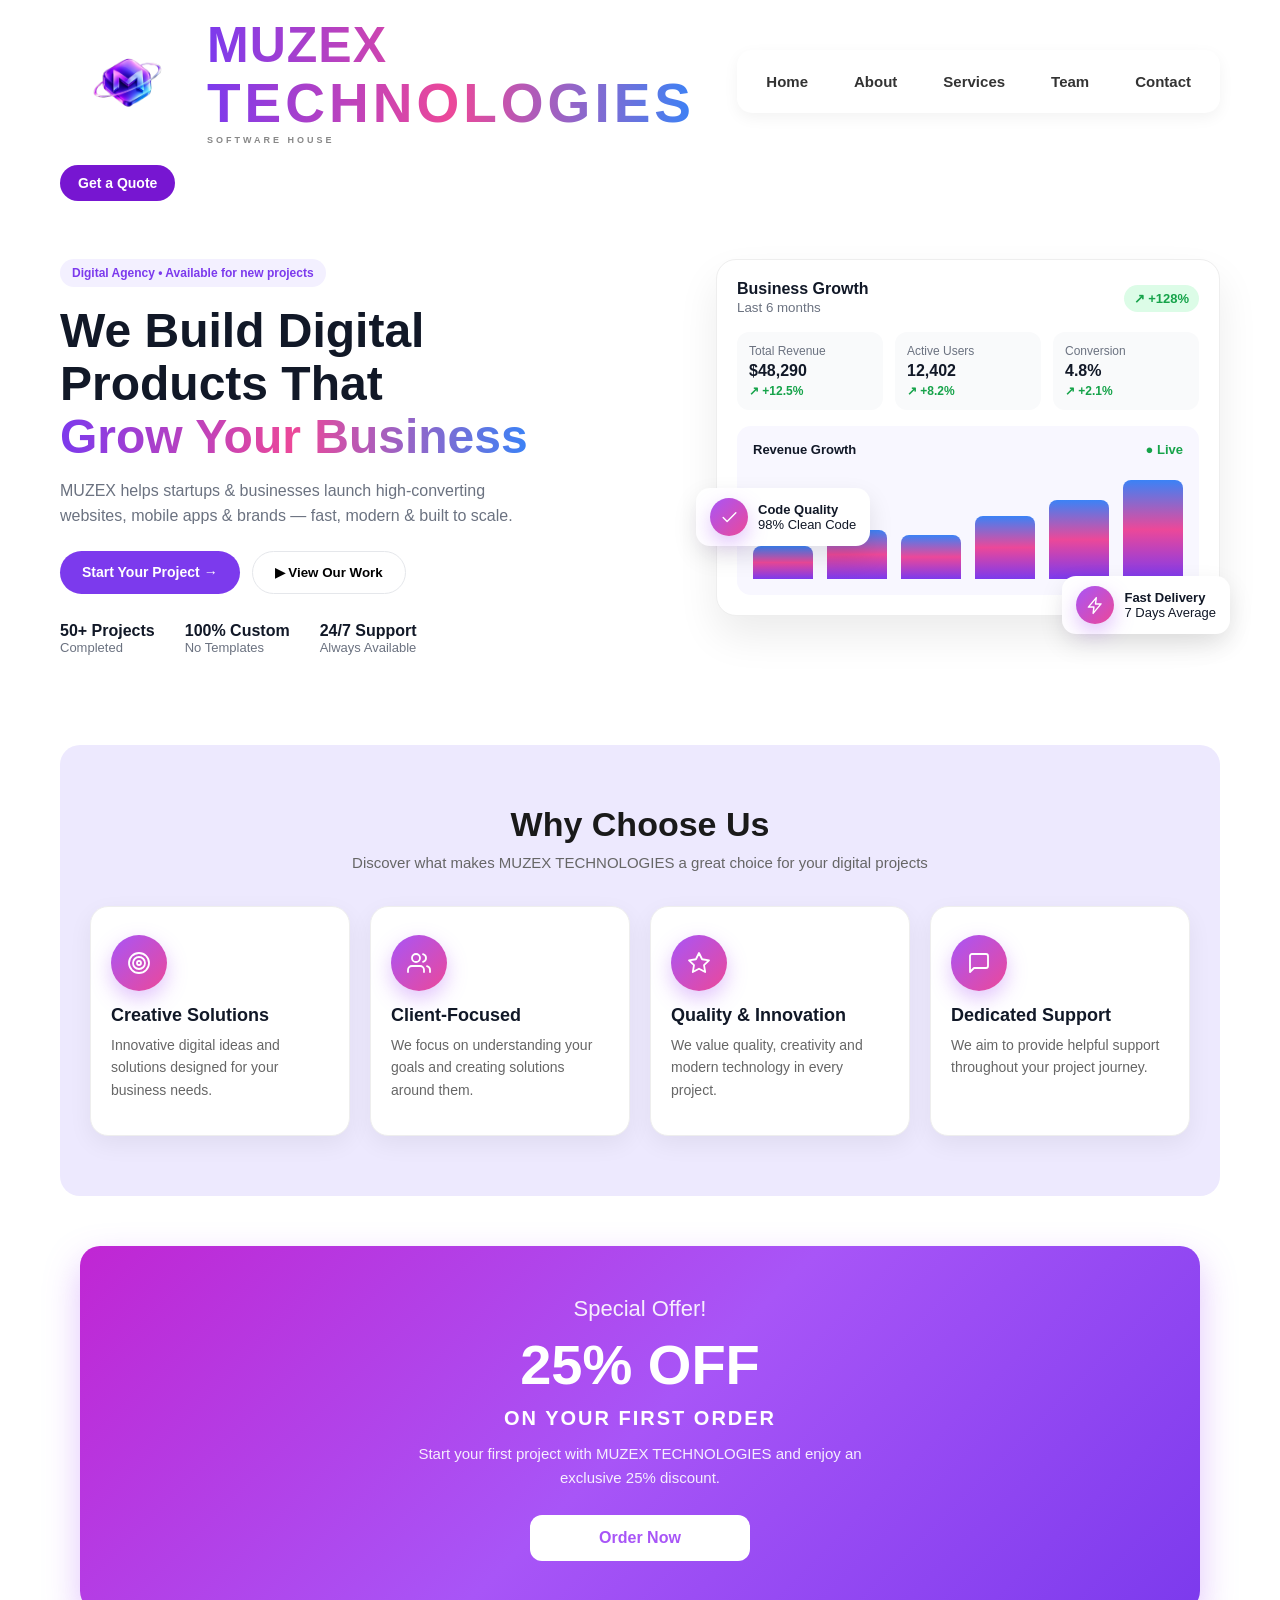
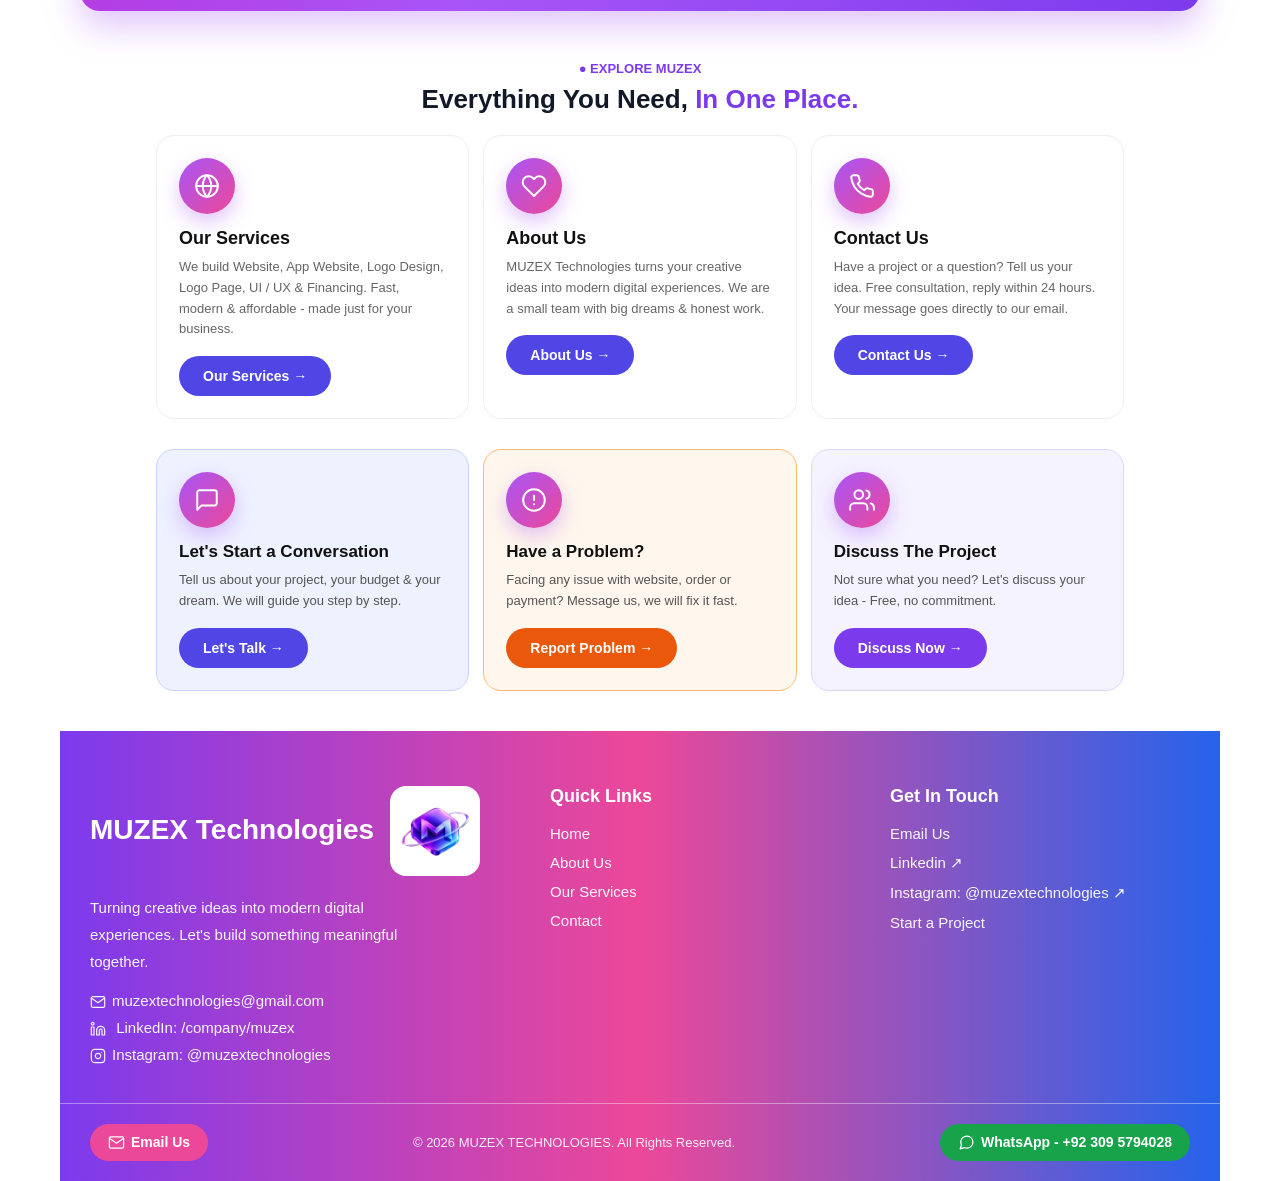
<file: index.html>
<!DOCTYPE html>
<html lang="en">
<head>
<meta charset="UTF-8">
  <meta name="google-site-verification" content="s0hdBvTxllTajtGNhiQynW51oCO5QD-DV16cYWiF2tQ" />
<meta name="viewport" content="width=device-width, initial-scale=1.0">
<title>MUZEX TECHNOLOGIES - We Build Digital Products</title>
<meta name="description" content="MUZEX TECHNOLOGIES - We build fast, modern websites, mobile apps, logos & UI/UX designs. 25% OFF on first order.">
<link rel="stylesheet" href="style.css">
<style>
/* MOBILE NAVBAR FIX - MUZEX */
@media (max-width: 768px){
  header{
    display:flex !important;
    flex-direction:row !important;
    align-items:center !important;
    justify-content:space-between !important;
    flex-wrap:nowrap !important;
    gap:8px !important;
    padding:12px 14px !important;
    position:relative !important;
  }
  header .logo{
    flex:0 0 auto !important;
    margin-right:auto !important;
    display:flex !important;
    align-items:center !important;
    gap:8px !important;
  }
  header .logo img{
    width:55px !important;
    height:55px !important;
    object-fit:contain !important;
  }
  header .logo-text{
    display:flex !important;
    flex-direction:column !important;
    line-height:1.1 !important;
  }
  header .menu-btn{
    display:flex !important;
    align-items:center !important;
    justify-content:center !important;
    width:44px !important; height:44px !important;
    min-width:44px !important;
    margin-left:auto !important;
    background:#7C3AED !important; color:#fff !important;
    border:none !important; border-radius:12px !important;
    font-size:22px !important; cursor:pointer !important;
    order:2 !important;
  }
  header .btn-top{
    display:none !important;
  }
  header nav{
    display:none !important;
    position:absolute !important;
    top:100% !important; left:12px !important; right:12px !important;
    background:#fff !important;
    flex-direction:column !important;
    padding:12px !important; gap:4px !important;
    border-radius:16px !important;
    box-shadow:0 10px 30px rgba(0,0,0,.15) !important;
    z-index:99 !important;
  }
  header nav.open, header nav.active, header nav.show{
    display:flex !important;
  }
  header nav a{
    display:block !important; padding:12px !important;
    text-align:center !important; font-size:16px !important;
  }
}
@media (max-width: 768px){
  .logo img, .header .logo img, .navbar .logo img, .nav-logo img{
    width:55px !important;
    height:55px !important;
    max-width:none !important;
  }
  .logo, .header .logo, .navbar .logo{
    font-size:22px !important;
  }
  .logo span{
    font-size:22px !important;
  }
}
</style>
<style>
/* SARY ICONS - SAME STYLE Jaisa About/Services/Blog me hai */
.icon-box, .explore-icon, .talk-icon{
  width:56px !important; height:56px !important;
  min-width:56px !important; min-height:56px !important;
  background: linear-gradient(135deg,#A855F7,#EC4899) !important;
  border-radius:50% !important;
  display:flex !important; align-items:center !important; justify-content:center !important;
  color:#fff !important; font-size:1px !important; box-shadow:0 8px 20px rgba(168,85,247,.35) !important;
  margin-bottom:14px !important; padding:0 !important;
}
.icon-box svg, .explore-icon svg, .talk-icon svg{ width:26px !important; height:26px !important; stroke:#fff !important; fill:none !important; stroke-width:1.8 !important; stroke-linecap:round !important; stroke-linejoin:round !important; }
.icon-box.small{ width:38px !important; height:38px !important; min-width:38px !important; min-height:38px !important; margin-bottom:0 !important; }
.icon-box.small svg{ width:19px !important; height:19px !important; }
.footer-ico{ display:inline-flex; vertical-align:middle; margin-right:6px; }
.footer-ico svg{ width:16px; height:16px; stroke:#fff; fill:none; stroke-width:1.8; stroke-linecap:round; stroke-linejoin:round; }
.btn-email, .btn-whatsapp{ display:inline-flex !important; align-items:center !important; gap:6px !important; }
.btn-email svg, .btn-whatsapp svg{ width:17px; height:17px; stroke:#fff; fill:none; stroke-width:1.8; stroke-linecap:round; stroke-linejoin:round; }
@media (max-width: 768px){
  .hero, .hero-section, .hero-container{
    flex-direction: column !important;
    display: flex !important;
  }
  .hero-text, .hero-left, .hero-content{
    order: 1 !important;
  }
  .hero-visual, .dashboard, .hero-right{
    position: relative !important;
    display: block !important;
    width: 100% !important;
    max-width: 100% !important;
    margin: 20px 0 20px 0 !important;
    left: 0 !important;
    right: 0 !important;
    transform: none !important;
    overflow: visible !important;
    order: 2 !important;
  }
  .hero-buttons, .buttons, .cta-buttons, .btn-group{
    order: 3 !important;
    display: flex !important;
    flex-direction: column !important;
    gap: 12px !important;
    width: 100% !important;
  }
  .hero-stats, .stats{
    order: 4 !important;
  }
  body{ overflow-x: hidden !important; }
}
</style>
</head>
<body>
<div class="container">
<header>
<a href="index.html" class="logo"><img src="muzex-logo.png" alt="MUZEX"><div class="logo-text"><span class="logo-main">MUZEX</span><span class="logo-sub">TECHNOLOGIES</span><span class="logo-tag">SOFTWARE HOUSE</span></div></a>
<button class="menu-btn" id="menuBtn">☰</button>
<nav id="mainNav">
<a href="index.html"><span>Home</span></a>
<a href="about.html"><span>About</span></a>
<a href="services.html"><span>Services</span></a>
  <a href="team.html"><span>Team</span></a>
<a href="contact.html"><span>Contact</span></a>
</nav>
<a href="contact.html" class="btn-top">Get a Quote</a>
</header>

<!-- HOME HERO -->
<section id="home" class="hero">
<div class="hero-left">
<span class="badge">Digital Agency • Available for new projects</span>
<h1>We Build Digital<br> Products That <span><br>Grow Your Business</span></h1>
<p>MUZEX helps startups & businesses launch high-converting websites, mobile apps & brands — fast, modern & built to scale.</p>
<div class="hero-btns">
<a href="contact.html" class="btn-purple">Start Your Project →</a>
<button class="btn-white" onclick="window.location.href='services.html'">▶ View Our Work</button>
</div>
<div class="stats">
<div><b>50+ Projects</b><span>Completed</span></div>
<div><b>100% Custom</b><span>No Templates</span></div>
<div><b>24/7 Support</b><span>Always Available</span></div>
</div>
</div>
<div class="hero-right">
<div class="dashboard">
<div class="dash-top"><div><b>Business Growth</b><br><small>Last 6 months</small></div><span class="growth">↗ +128%</span></div>
<div class="dash-cards">
<div class="mini-card"><p>Total Revenue</p><b>$48,290</b><p class="up">↗ +12.5%</p></div>
<div class="mini-card"><p>Active Users</p><b>12,402</b><p class="up">↗ +8.2%</p></div>
<div class="mini-card"><p>Conversion</p><b>4.8%</b><p class="up">↗ +2.1%</p></div>
</div>
<div class="chart"><div class="chart-label"><span>Revenue Growth</span><span class="live">● Live</span></div>
<div class="bars"><div class="bar" style="height:30%"></div><div class="bar" style="height:45%"></div><div class="bar" style="height:40%"></div><div class="bar" style="height:58%"></div><div class="bar" style="height:72%"></div><div class="bar" style="height:90%"></div></div></div>
</div>
<div class="float-card float-left"><span class="icon-box small"><svg viewBox="0 0 24 24"><path d="M20 6L9 17l-5-5"/></svg></span><div><b>Code Quality</b><span>98% Clean Code</span></div></div>
<div class="float-card float-right"><span class="icon-box small"><svg viewBox="0 0 24 24"><path d="M13 2L3 14h7l-1 8 10-12h-7l1-8z"/></svg></span><div><b>Fast Delivery</b><span>7 Days Average</span></div></div>
</div>
</section>

<!-- WHY US -->
<div class="section features" id="why">
    <h2>Why Choose Us</h2>
    <p>Discover what makes MUZEX TECHNOLOGIES a great choice for your digital projects</p>
    <div class="cards">
        <div class="feature-card pink"><div class="icon-box"><svg viewBox="0 0 24 24"><circle cx="12" cy="12" r="10"/><circle cx="12" cy="12" r="6"/><circle cx="12" cy="12" r="2"/></svg></div><h3>Creative Solutions</h3><p>Innovative digital ideas and solutions designed for your business needs.</p></div>
        <div class="feature-card purple"><div class="icon-box"><svg viewBox="0 0 24 24"><path d="M17 21v-2a4 4 0 0 0-4-4H5a4 4 0 0 0-4 4v2"/><circle cx="9" cy="7" r="4"/><path d="M23 21v-2a4 4 0 0 0-3-3.87"/><path d="M16 3.13a4 4 0 0 1 0 7.75"/></svg></div><h3>Client-Focused</h3><p>We focus on understanding your goals and creating solutions around them.</p></div>
        <div class="feature-card pink"><div class="icon-box"><svg viewBox="0 0 24 24"><path d="M12 2l3.09 6.26L22 9.27l-5 4.87 1.18 6.88L12 17.77l-6.18 3.25L7 14.14 2 9.27l6.91-1.01L12 2z"/></svg></div><h3>Quality & Innovation</h3><p>We value quality, creativity and modern technology in every project.</p></div>
        <div class="feature-card purple"><div class="icon-box"><svg viewBox="0 0 24 24"><path d="M21 15a2 2 0 0 1-2 2H7l-4 4V5a2 2 0 0 1 2-2h14a2 2 0 0 1 2 2z"/></svg></div><h3>Dedicated Support</h3><p>We aim to provide helpful support throughout your project journey.</p></div>
    </div>
</div>

<!-- OFFER -->
<div class="discount-section" id="offer"><div class="discount-box"><h2>Special Offer!</h2><div class="discount-number">25% OFF</div><h3>ON YOUR FIRST ORDER</h3><p>Start your first project with MUZEX TECHNOLOGIES and enjoy an exclusive 25% discount.</p><a href="contact.html" class="pbtn">Order Now</a></div></div>

<!-- EXPLORE MUZEX -->
<div style="max-width:1000px;margin:30px auto;padding:0 16px;text-align:center;">
  <div style="color:#7C3AED;font-weight:700;font-size:13px;">● EXPLORE MUZEX</div>
  <h2 style="font-size:26px;margin:8px 0 20px;">Everything You Need, <span style="color:#7C3AED;">In One Place.</span></h2>
  <div style="display:flex;gap:14px;flex-wrap:wrap;justify-content:center;text-align:left;">
    <div style="flex:1;min-width:260px;max-width:320px;background:#fff;border:1px solid #eee;border-radius:18px;padding:22px;">
      <div class="explore-icon"><svg viewBox="0 0 24 24"><circle cx="12" cy="12" r="10"/><path d="M2 12h20"/><path d="M12 2a15.3 15.3 0 0 1 4 10 15.3 15.3 0 0 1-4 10 15.3 15.3 0 0 1-4-10 15.3 15.3 0 0 1 4-10z"/></svg></div>
      <b style="font-size:18px;color:#111;">Our Services</b>
      <p style="color:#666;font-size:13px;margin:8px 0 16px;line-height:1.6;">We build Website, App Website, Logo Design, Logo Page, UI / UX & Financing. Fast, modern & affordable - made just for your business.</p>
      <a href="services.html" style="display:inline-block;background:#4F46E5;color:#fff;padding:12px 24px;border-radius:30px;text-decoration:none;font-weight:700;font-size:14px;">Our Services →</a>
    </div>
    <div style="flex:1;min-width:260px;max-width:320px;background:#fff;border:1px solid #eee;border-radius:18px;padding:22px;">
      <div class="explore-icon"><svg viewBox="0 0 24 24"><path d="M20.84 4.61a5.5 5.5 0 0 0-7.78 0L12 5.67l-1.06-1.06a5.5 5.5 0 0 0-7.78 7.78l1.06 1.06L12 21.23l7.78-7.78 1.06-1.06a5.5 5.5 0 0 0 0-7.78z"/></svg></div>
      <b style="font-size:18px;color:#111;">About Us</b>
      <p style="color:#666;font-size:13px;margin:8px 0 16px;line-height:1.6;">MUZEX Technologies turns your creative ideas into modern digital experiences. We are a small team with big dreams & honest work.</p>
      <a href="about.html" style="display:inline-block;background:#4F46E5;color:#fff;padding:12px 24px;border-radius:30px;text-decoration:none;font-weight:700;font-size:14px;">About Us →</a>
    </div>
    <div style="flex:1;min-width:260px;max-width:320px;background:#fff;border:1px solid #eee;border-radius:18px;padding:22px;">
      <div class="explore-icon"><svg viewBox="0 0 24 24"><path d="M22 16.92v3a2 2 0 0 1-2.18 2 19.79 19.79 0 0 1-8.63-3.07 19.5 19.5 0 0 1-6-6 19.79 19.79 0 0 1-3.07-8.67A2 2 0 0 1 4.11 2h3a2 2 0 0 1 2 1.72c.127.96.361 1.903.7 2.81a2 2 0 0 1-.45 2.11L8.09 9.91a16 16 0 0 0 6 6l1.27-1.27a2 2 0 0 1 2.11-.45c.907.339 1.85.573 2.81.7A2 2 0 0 1 22 16.92z"/></svg></div>
      <b style="font-size:18px;color:#111;">Contact Us</b>
      <p style="color:#666;font-size:13px;margin:8px 0 16px;line-height:1.6;">Have a project or a question? Tell us your idea. Free consultation, reply within 24 hours. Your message goes directly to our email.</p>
      <a href="contact.html#contact-info" style="display:inline-block;background:#4F46E5;color:#fff;padding:12px 24px;border-radius:30px;text-decoration:none;font-weight:700;font-size:14px;">Contact Us →</a>
    </div>
  </div>
</div>

<!-- Conversation / Problem / Discuss -->
<div style="max-width:1000px;margin:20px auto 40px;padding:0 16px;display:flex;gap:14px;flex-wrap:wrap;justify-content:center;text-align:left;">
  <div style="flex:1;min-width:260px;max-width:320px;background:#EEF2FF;border:1px solid #C7D2FE;border-radius:18px;padding:22px;">
    <div class="talk-icon"><svg viewBox="0 0 24 24"><path d="M21 15a2 2 0 0 1-2 2H7l-4 4V5a2 2 0 0 1 2-2h14a2 2 0 0 1 2 2z"/></svg></div>
    <b style="font-size:17px;color:#111;">Let's Start a Conversation</b>
    <p style="color:#555;font-size:13px;margin:8px 0 16px;line-height:1.6;">Tell us about your project, your budget & your dream. We will guide you step by step.</p>
    <a href="contact.html#order" style="display:inline-block;background:#4F46E5;color:#fff;padding:12px 24px;border-radius:30px;text-decoration:none;font-weight:700;font-size:14px;">Let's Talk →</a>
  </div>
  <div style="flex:1;min-width:260px;max-width:320px;background:#FFF7ED;border:1px solid #FDBA74;border-radius:18px;padding:22px;">
    <div class="talk-icon"><svg viewBox="0 0 24 24"><circle cx="12" cy="12" r="10"/><path d="M12 8v4"/><path d="M12 16h.01"/></svg></div>
    <b style="font-size:17px;color:#111;">Have a Problem?</b>
    <p style="color:#555;font-size:13px;margin:8px 0 16px;line-height:1.6;">Facing any issue with website, order or payment? Message us, we will fix it fast.</p>
    <a href="contact.html#problem" style="display:inline-block;background:#EA580C;color:#fff;padding:12px 24px;border-radius:30px;text-decoration:none;font-weight:700;font-size:14px;">Report Problem →</a>
  </div>
  <div style="flex:1;min-width:260px;max-width:320px;background:#F5F3FF;border:1px solid #DDD6FE;border-radius:18px;padding:22px;">
    <div class="talk-icon"><svg viewBox="0 0 24 24"><path d="M17 21v-2a4 4 0 0 0-4-4H5a4 4 0 0 0-4 4v2"/><circle cx="9" cy="7" r="4"/><path d="M23 21v-2a4 4 0 0 0-3-3.87"/><path d="M16 3.13a4 4 0 0 1 0 7.75"/></svg></div>
    <b style="font-size:17px;color:#111;">Discuss The Project</b>
    <p style="color:#555;font-size:13px;margin:8px 0 16px;line-height:1.6;">Not sure what you need? Let's discuss your idea - Free, no commitment.</p>
    <a href="contact.html#discuss" style="display:inline-block;background:#7C3AED;color:#fff;padding:12px 24px;border-radius:30px;text-decoration:none;font-weight:700;font-size:14px;">Discuss Now →</a>
  </div>
</div>

<footer class="footer">
  <div class="footer-main">
    <div class="footer-left"><div class="footer-logo-row"><h2>MUZEX Technologies</h2><img src="muzex-logo.png" alt="MUZEX"></div><p>Turning creative ideas into modern digital<br>experiences. Let's build something meaningful<br>together.</p><p style="margin-top:12px;"><span class="footer-ico"><svg viewBox="0 0 24 24"><path d="M4 4h16c1.1 0 2 .9 2 2v12c0 1.1-.9 2-2 2H4c-1.1 0-2-.9-2-2V6c0-1.1.9-2 2-2z"/><path d="M22 6l-10 7L2 6"/></svg></span><a href="mailto:muzextechnologies@gmail.com" style="color:#fff; text-decoration:none;">muzextechnologies@gmail.com</a><br><span class="footer-ico"><svg viewBox="0 0 24 24"><path d="M16 8a6 6 0 0 1 6 6v7h-4v-7a2 2 0 0 0-2-2 2 2 0 0 0-2 2v7h-4v-7a6 6 0 0 1 6-6z"/><rect x="2" y="9" width="4" height="12"/><circle cx="4" cy="4" r="2"/></svg></span> LinkedIn: /company/muzex<br><span class="footer-ico"><svg viewBox="0 0 24 24"><rect x="2" y="2" width="20" height="20" rx="5" ry="5"/><path d="M16 11.37A4 4 0 1 1 12.63 8 4 4 0 0 1 16 11.37z"/><line x1="17.5" y1="6.5" x2="17.51" y2="6.5"/></svg></span><a href="https://www.instagram.com/muzextechnologies" target="_blank" style="color:#fff; text-decoration:none;">Instagram: @muzextechnologies</a></p></div>
    <div class="footer-links"><h3>Quick Links</h3><a href="index.html">Home</a><a href="about.html">About Us</a><a href="services.html">Our Services</a><a href="contact.html">Contact</a></div>
    <div class="footer-contact"><h3>Get In Touch</h3><a href="mailto:muzextechnologies@gmail.com">Email Us</a><a href="https://linkedin.com" target="_blank">Linkedin ↗</a><a href="https://www.instagram.com/muzextechnologies" target="_blank">Instagram: @muzextechnologies ↗</a><a href="contact.html">Start a Project</a></div>
  </div>
  <div class="footer-bottom"><a href="mailto:muzextechnologies@gmail.com" class="btn-email"><svg viewBox="0 0 24 24"><path d="M4 4h16c1.1 0 2 .9 2 2v12c0 1.1-.9 2-2 2H4c-1.1 0-2-.9-2-2V6c0-1.1.9-2 2-2z"/><path d="M22 6l-10 7L2 6"/></svg> Email Us</a><p>© 2026 MUZEX TECHNOLOGIES. All Rights Reserved.</p><a href="https://wa.me/923095794028" target="_blank" class="btn-whatsapp"><svg viewBox="0 0 24 24"><path d="M21 11.5a8.38 8.38 0 0 1-.9 3.8 8.5 8.5 0 0 1-7.6 4.7 8.38 8.38 0 0 1-3.8-.9L3 21l1.9-5.7a8.38 8.38 0 0 1-.9-3.8 8.5 8.5 0 0 1 4.7-7.6 8.38 8.38 0 0 1 3.8-.9h.5a8.48 8.48 0 0 1 8 8v.5z"/></svg> WhatsApp - +92 309 5794028</a></div>
</footer>
</div>
<script src="script.js"></script>
</body>
</html>
</file>
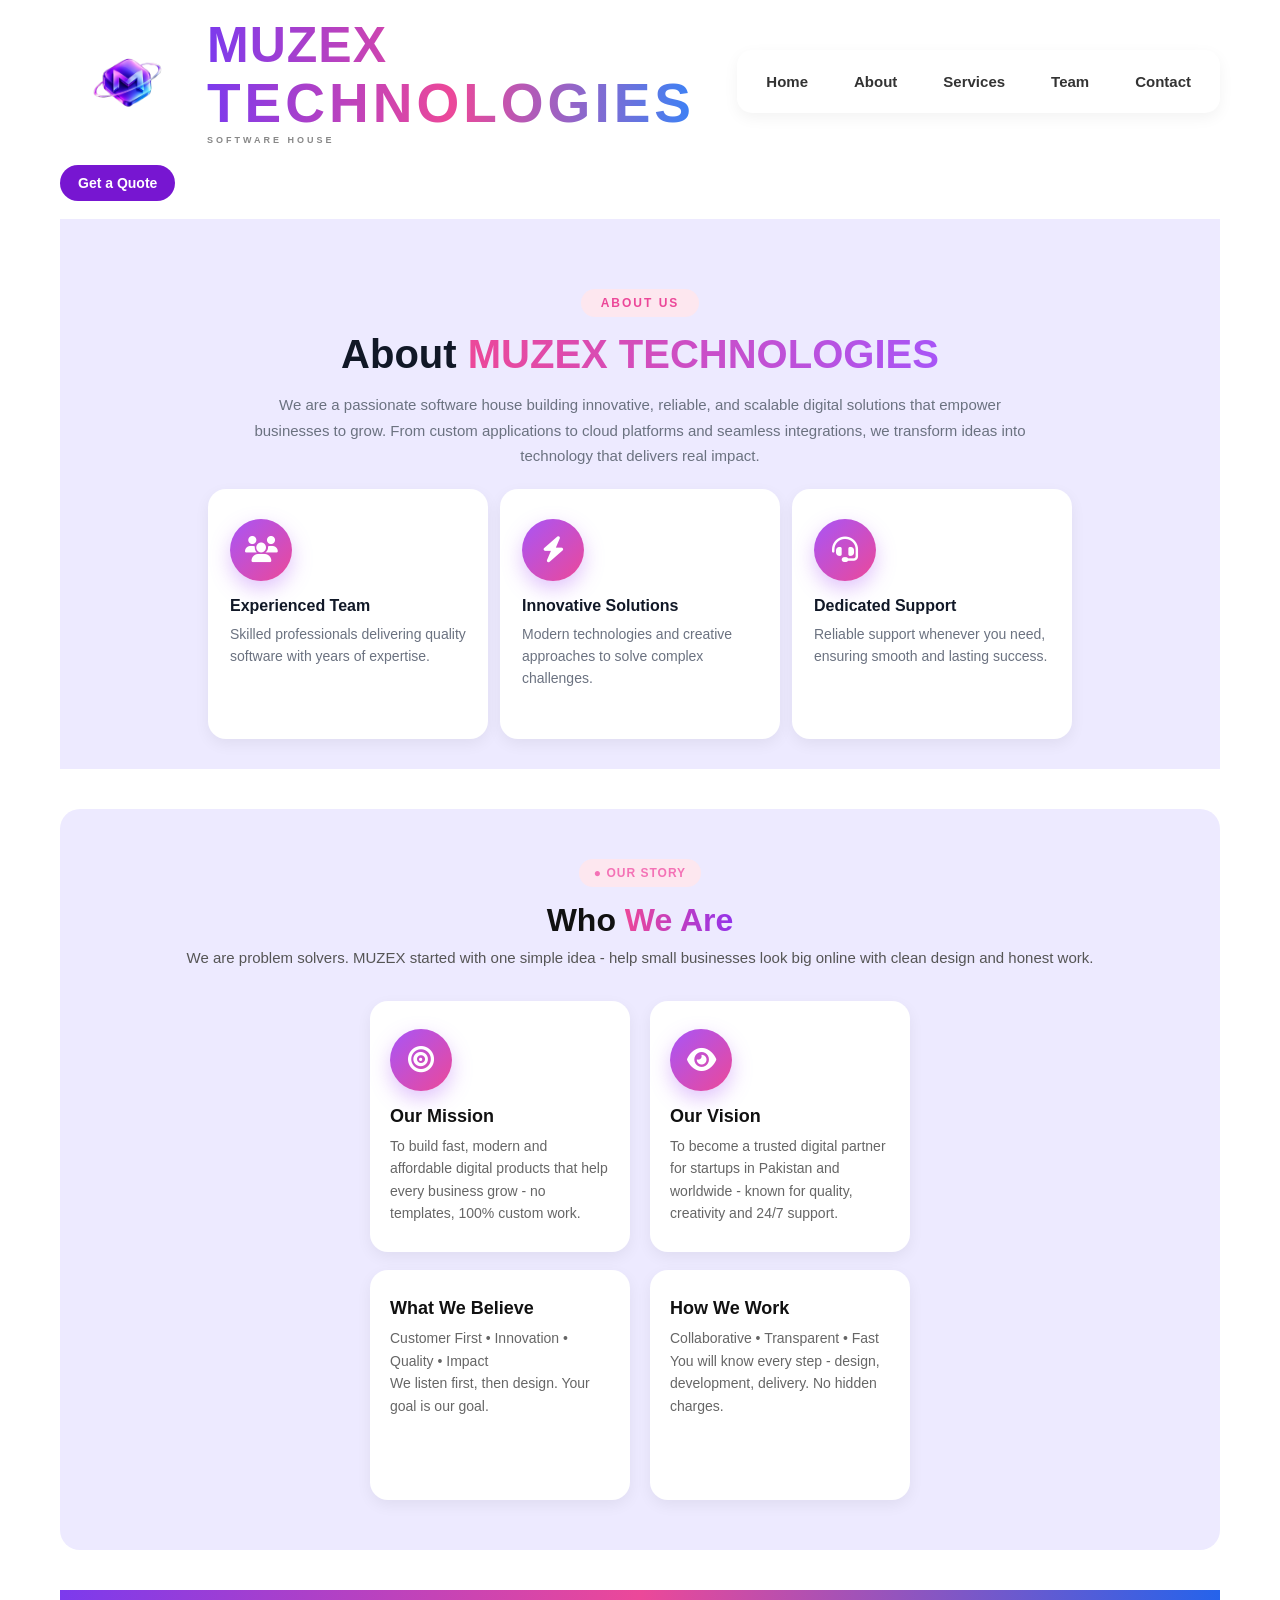
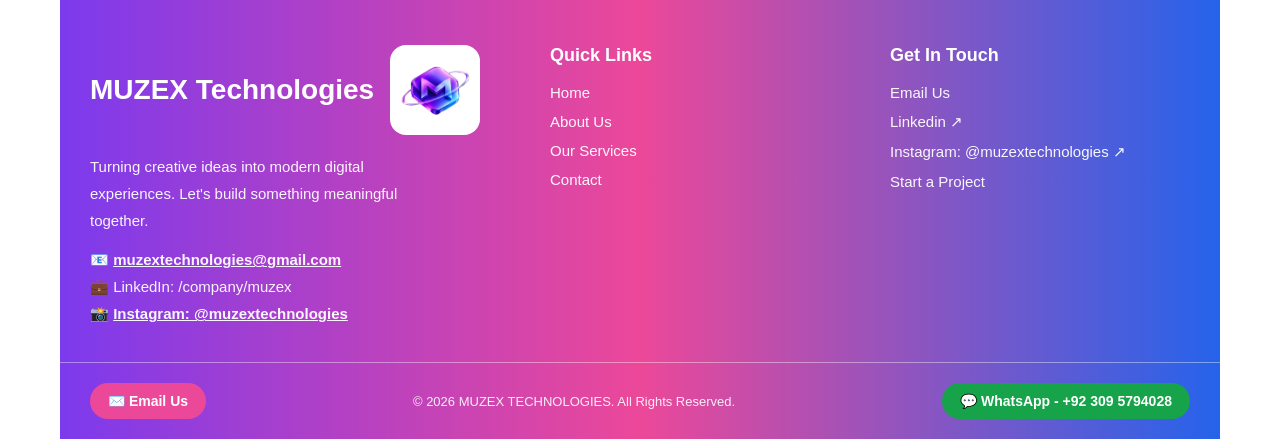
<file: about.html>
<!DOCTYPE html>
<html lang="en">
<head><meta charset="UTF-8"><meta name="viewport" content="width=device-width, initial-scale=1.0"><title>About Us - MUZEX TECHNOLOGIES</title><meta name="description" content="About MUZEX - Our Story and Our Team."><link rel="stylesheet" href="style.css"><link rel="stylesheet" href="https://cdnjs.cloudflare.com/ajax/libs/font-awesome/6.5.0/css/all.min.css"></head>
<style>
/* MOBILE NAVBAR FIX - MUZEX */
@media (max-width: 768px){
  header{
    display:flex !important;
    flex-direction:row !important;
    align-items:center !important;
    justify-content:space-between !important;
    flex-wrap:nowrap !important;
    gap:8px !important;
    padding:12px 14px !important;
    position:relative !important;
  }
  header .logo{
    flex:0 0 auto !important;
    margin-right:auto !important;
    display:flex !important;
    align-items:center !important;
    gap:8px !important;
  }
  header .logo img{
    width:55px !important;
    height:55px !important;
    object-fit:contain !important;
  }
  header .logo-text{
    display:flex !important;
    flex-direction:column !important;
    line-height:1.1 !important;
  }
  header .menu-btn{
    display:flex !important;
    align-items:center !important;
    justify-content:center !important;
    width:44px !important; height:44px !important;
    min-width:44px !important;
    margin-left:auto !important;
    background:#7C3AED !important; color:#fff !important;
    border:none !important; border-radius:12px !important;
    font-size:22px !important; cursor:pointer !important;
    order:2 !important;
  }
  header .btn-top{
    display:none !important;
  }
  header nav{
    display:none !important;
    position:absolute !important;
    top:100% !important; left:12px !important; right:12px !important;
    background:#fff !important;
    flex-direction:column !important;
    padding:12px !important; gap:4px !important;
    border-radius:16px !important;
    box-shadow:0 10px 30px rgba(0,0,0,.15) !important;
    z-index:99 !important;
  }
  header nav.open, header nav.active, header nav.show{
    display:flex !important;
  }
  header nav a{
    display:block !important; padding:12px !important;
    text-align:center !important; font-size:16px !important;
  }
}
@media (max-width: 768px){
  .logo img, .header .logo img, .navbar .logo img, .nav-logo img{
    width:55px !important;
    height:55px !important;
    max-width:none !important;
  }
  .logo, .header .logo, .navbar .logo{
    font-size:22px !important;
  }
  .logo span{
    font-size:22px !important;
  }
}
/* SIRF ICON FIX - BAKI KUCH NAHI */
.icon-box{
  width:62px !important;
  height:62px !important;
  border-radius:50% !important;
  display:flex !important;
  align-items:center !important;
  justify-content:center !important;
  background:linear-gradient(135deg,#A855F7,#EC4899) !important;
  box-shadow:0 8px 20px rgba(168,85,247,.35) !important;
}
.icon-box i{
  color:#fff !important;
  font-size:26px !important;
}
</style>
  <body>
<div class="container">
<header>
<a href="index.html" class="logo"><img src="muzex-logo.png" alt="MUZEX"><div class="logo-text"><span class="logo-main">MUZEX</span><span class="logo-sub">TECHNOLOGIES</span><span class="logo-tag">SOFTWARE HOUSE</span></div></a>
<button class="menu-btn" id="menuBtn">☰</button>
<nav id="mainNav"><a href="index.html"><span>Home</span></a><a href="about.html"><span>About</span></a><a href="services.html"><span>Services</span></a><a href="team.html"><span>Team</span></a><a href="contact.html"><span>Contact</span></a></nav>
<a href="contact.html" class="btn-top">Get a Quote</a>
</header>

<!-- ABOUT -->
<section class="about" id="about">
  <span class="about-tag">ABOUT US</span>
  <h2>About <span>MUZEX TECHNOLOGIES</span></h2>
  <p class="about-desc">We are a passionate software house building innovative, reliable, and scalable digital solutions that empower businesses to grow. From custom applications to cloud platforms and seamless integrations, we transform ideas into technology that delivers real impact.</p>
  <div class="about-cards">
    <div class="about-card"><div class="icon-box"><i class="fas fa-users"></i></div><h3>Experienced Team</h3><p>Skilled professionals delivering quality software with years of expertise.</p></div>
    <div class="about-card"><div class="icon-box"><i class="fas fa-bolt"></i></div><h3>Innovative Solutions</h3><p>Modern technologies and creative approaches to solve complex challenges.</p></div>
    <div class="about-card"><div class="icon-box"><i class="fas fa-headset"></i></div><h3>Dedicated Support</h3><p>Reliable support whenever you need, ensuring smooth and lasting success.</p></div>
  </div>
</section>

<!-- OUR STORY - ABOUT KE ANDAR -->
<section class="services" id="story" style="background:#EDEAFF;">
  <div class="small">● OUR STORY</div>
  <h2>Who <span>We Are</span></h2>
  <p class="sub">We are problem solvers. MUZEX started with one simple idea - help small businesses look big online with clean design and honest work.</p>
  <div class="cards">
    <div class="card" style="text-align:left;"><div class="icon-box"><i class="fas fa-bullseye"></i></div><h3>Our Mission</h3><p>To build fast, modern and affordable digital products that help every business grow - no templates, 100% custom work.</p></div>
    <div class="card" style="text-align:left;"><div class="icon-box"><i class="fas fa-eye"></i></div><h3>Our Vision</h3><p>To become a trusted digital partner for startups in Pakistan and worldwide - known for quality, creativity and 24/7 support.</p></div>
  </div>
  <div class="cards" style="margin-top:18px;">
    <div class="card" style="text-align:left;"><h3>What We Believe</h3><p>Customer First • Innovation • Quality • Impact</p><p style="font-size:14px;">We listen first, then design. Your goal is our goal.</p></div>
    <div class="card" style="text-align:left;"><h3>How We Work</h3><p>Collaborative • Transparent • Fast</p><p style="font-size:14px;">You will know every step - design, development, delivery. No hidden charges.</p></div>
  </div>
</section>
<footer class="footer">
  <div class="footer-main">
    <div class="footer-left"><div class="footer-logo-row"><h2>MUZEX Technologies</h2><img src="muzex-logo.png" alt="MUZEX"></div><p>Turning creative ideas into modern digital<br>experiences. Let's build something meaningful<br>together.</p><p style="margin-top:12px;">📧 <a href="mailto:muzextechnologies@gmail.com" style="color:white;font-weight:700;">muzextechnologies@gmail.com</a><br>💼 LinkedIn: /company/muzex<br>📸 <a href="https://www.instagram.com/muzextechnologies" target="_blank" style="color:white;font-weight:700;">Instagram: @muzextechnologies</a></p></div>
    <div class="footer-links"><h3>Quick Links</h3><a href="index.html">Home</a><a href="about.html">About Us</a><a href="services.html">Our Services</a><a href="contact.html">Contact</a></div>
    <div class="footer-contact"><h3>Get In Touch</h3><a href="mailto:muzextechnologies@gmail.com">Email Us</a><a href="https://linkedin.com" target="_blank">Linkedin ↗</a><a href="https://www.instagram.com/muzextechnologies" target="_blank">Instagram: @muzextechnologies ↗</a><a href="contact.html">Start a Project</a></div>
  </div>
  <div class="footer-bottom"><a href="mailto:muzextechnologies@gmail.com" class="btn-email">✉️ Email Us</a><p>© 2026 MUZEX TECHNOLOGIES. All Rights Reserved.</p><a href="https://wa.me/923095794028" target="_blank" class="btn-whatsapp">💬 WhatsApp - +92 309 5794028</a></div>
</footer>
</div>
<script src="script.js"></script>
</body>
</html>
</file>
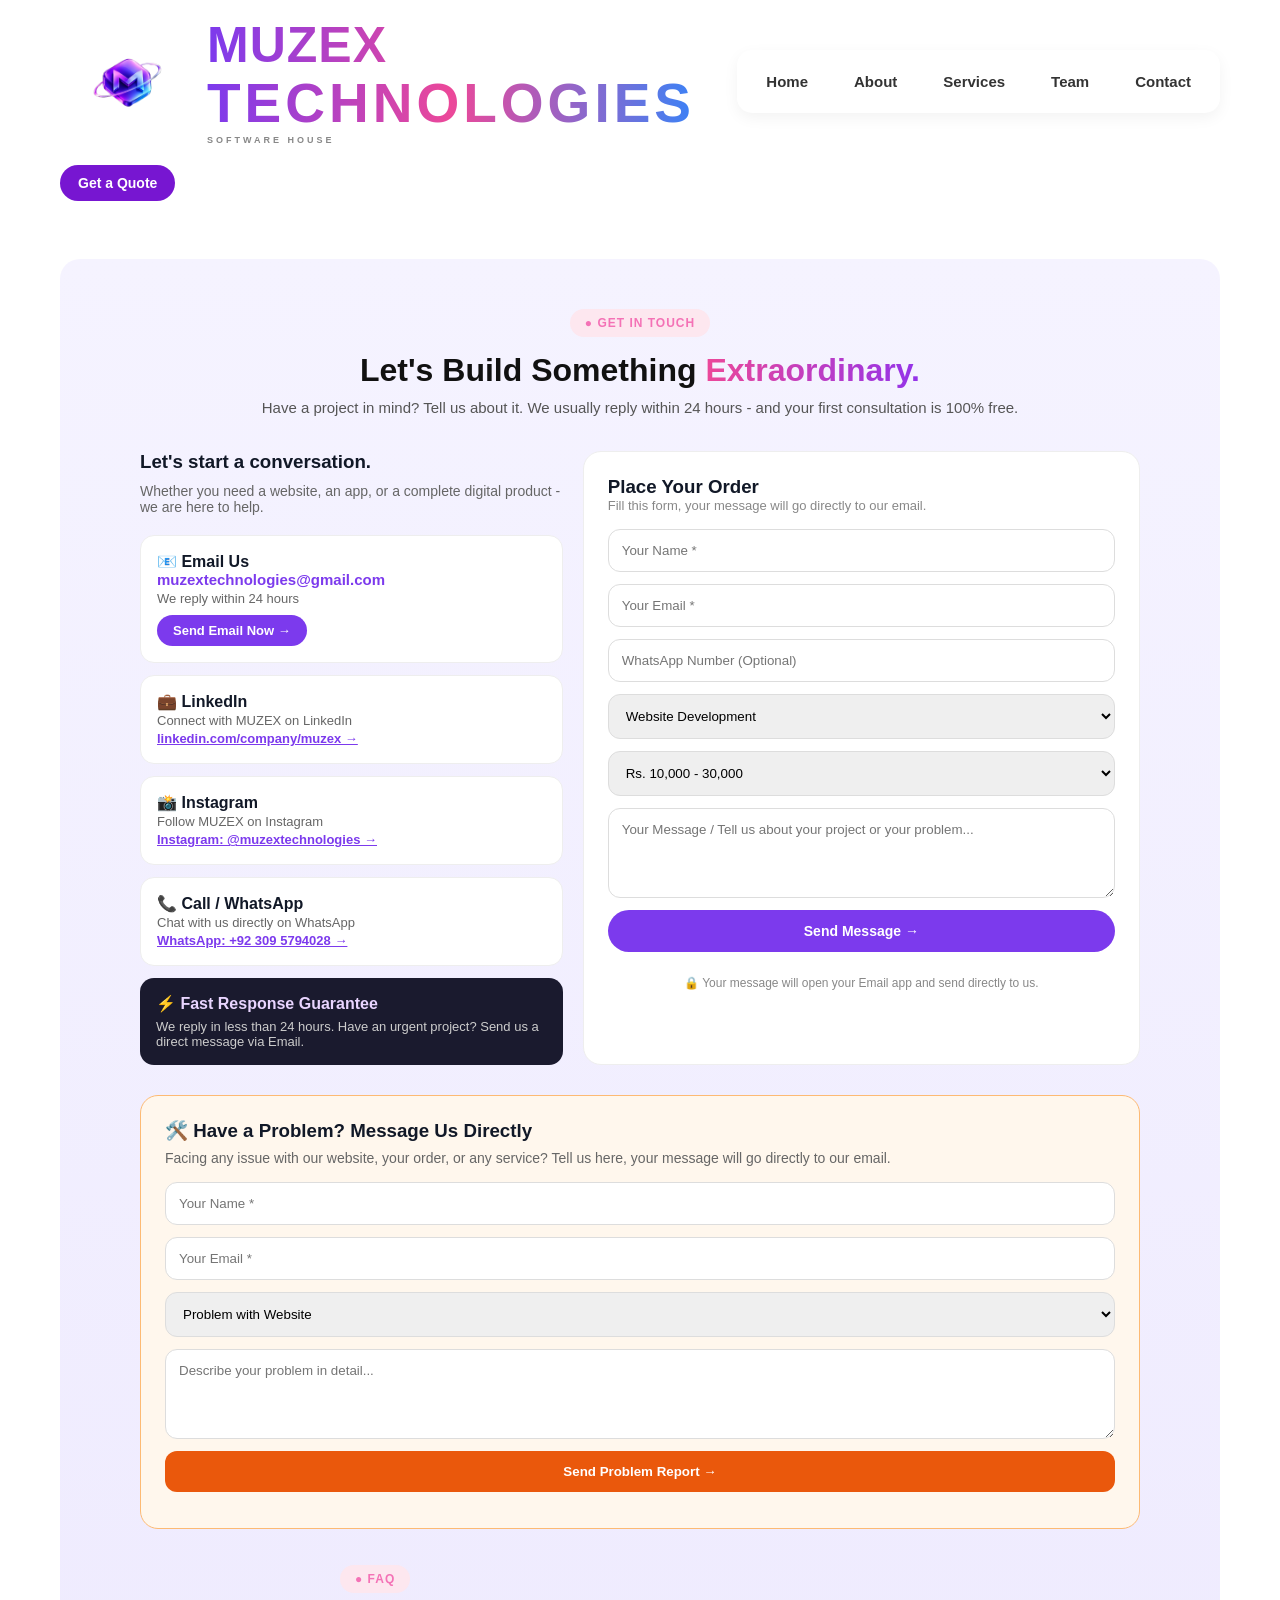
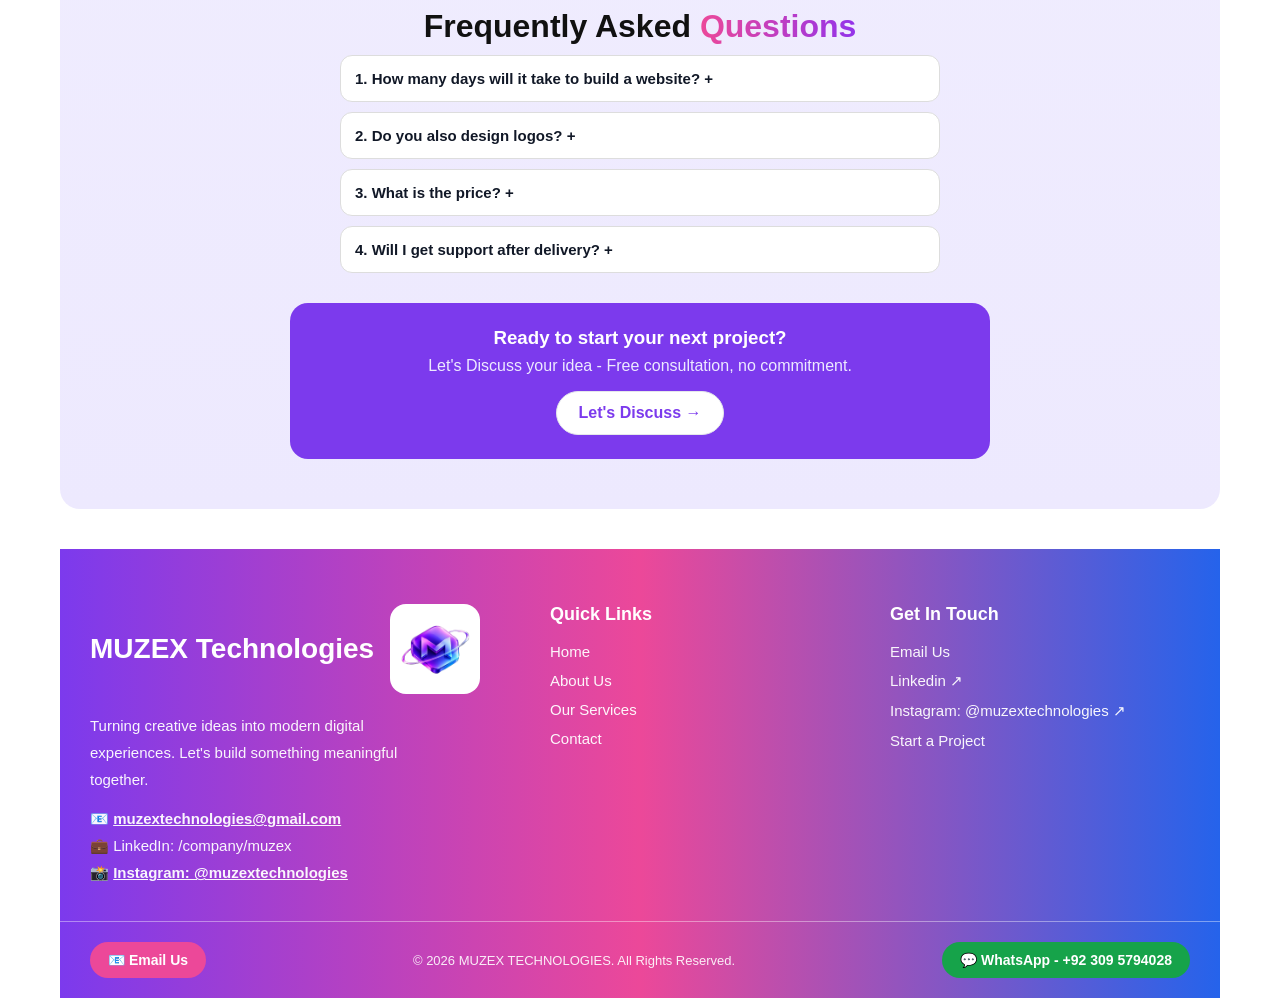
<file: contact.html>
<!DOCTYPE html>
<html lang="en">
<head><meta charset="UTF-8"><meta name="viewport" content="width=device-width, initial-scale=1.0"><title>Contact Us - MUZEX TECHNOLOGIES</title><meta name="description" content="Contact MUZEX - Let's build something extraordinary."><link rel="stylesheet" href="style.css"></head>
<style>
/* MOBILE NAVBAR FIX - MUZEX */
@media (max-width: 768px){
  header{
    display:flex !important;
    flex-direction:row !important;
    align-items:center !important;
    justify-content:space-between !important;
    flex-wrap:nowrap !important;
    gap:8px !important;
    padding:12px 14px !important;
    position:relative !important;
  }
  header .logo{
    flex:0 0 auto !important;
    margin-right:auto !important;
    display:flex !important;
    align-items:center !important;
    gap:8px !important;
  }
  header .logo img{
    width:55px !important;
    height:55px !important;
    object-fit:contain !important;
  }
  header .logo-text{
    display:flex !important;
    flex-direction:column !important;
    line-height:1.1 !important;
  }
  header .menu-btn{
    display:flex !important;
    align-items:center !important;
    justify-content:center !important;
    width:44px !important; height:44px !important;
    min-width:44px !important;
    margin-left:auto !important;
    background:#7C3AED !important; color:#fff !important;
    border:none !important; border-radius:12px !important;
    font-size:22px !important; cursor:pointer !important;
    order:2 !important;
  }
  header .btn-top{
    display:none !important;
  }
  header nav{
    display:none !important;
    position:absolute !important;
    top:100% !important; left:12px !important; right:12px !important;
    background:#fff !important;
    flex-direction:column !important;
    padding:12px !important; gap:4px !important;
    border-radius:16px !important;
    box-shadow:0 10px 30px rgba(0,0,0,.15) !important;
    z-index:99 !important;
  }
  header nav.open, header nav.active, header nav.show{
    display:flex !important;
  }
  header nav a{
    display:block !important; padding:12px !important;
    text-align:center !important; font-size:16px !important;
  }
}
@media (max-width: 768px){
  .logo img, .header .logo img, .navbar .logo img, .nav-logo img{
    width:55px !important;
    height:55px !important;
    max-width:none !important;
  }
  .logo, .header .logo, .navbar .logo{
    font-size:22px !important;
  }
  .logo span{
    font-size:22px !important;
  }
}
</style>
<style>
/* SARY ICONS - SAME STYLE Jaisa About/Services/Blog me hai */
.icon-box, .explore-icon, .talk-icon{
  width:56px !important; height:56px !important;
  min-width:56px !important; min-height:56px !important;
  background: linear-gradient(135deg,#A855F7,#EC4899) !important;
  border-radius:50% !important;
  display:flex !important; align-items:center !important; justify-content:center !important;
  color:#fff !important; font-size:1px !important; box-shadow:0 8px 20px rgba(168,85,247,.35) !important;
  margin-bottom:14px !important; padding:0 !important;
}
.icon-box svg, .explore-icon svg, .talk-icon svg{ width:26px !important; height:26px !important; stroke:#fff !important; fill:none !important; stroke-width:1.8 !important; stroke-linecap:round !important; stroke-linejoin:round !important; }
.icon-box.small{ width:38px !important; height:38px !important; min-width:38px !important; min-height:38px !important; margin-bottom:0 !important; }
.icon-box.small svg{ width:19px !important; height:19px !important; }
.footer-ico{ display:inline-flex; vertical-align:middle; margin-right:6px; }
.footer-ico svg{ width:16px; height:16px; stroke:#fff; fill:none; stroke-width:1.8; stroke-linecap:round; stroke-linejoin:round; }
.btn-email, .btn-whatsapp{ display:inline-flex !important; align-items:center !important; gap:6px !important; }
.btn-email svg, .btn-whatsapp svg{ width:17px; height:17px; stroke:#fff; fill:none; stroke-width:1.8; stroke-linecap:round; stroke-linejoin:round; }
@media (max-width: 768px){
  .hero, .hero-section, .hero-container{
    flex-direction: column !important;
    display: flex !important;
  }
  .hero-text, .hero-left, .hero-content{
    order: 1 !important;
  }
  .hero-visual, .dashboard, .hero-right{
    position: relative !important;
    display: block !important;
    width: 100% !important;
    max-width: 100% !important;
    margin: 20px 0 20px 0 !important;
    left: 0 !important;
    right: 0 !important;
    transform: none !important;
    overflow: visible !important;
    order: 2 !important;
  }
  .hero-buttons, .buttons, .cta-buttons, .btn-group{
    order: 3 !important;
    display: flex !important;
    flex-direction: column !important;
    gap: 12px !important;
    width: 100% !important;
  }
  .hero-stats, .stats{
    order: 4 !important;
  }
  body{ overflow-x: hidden !important; }
}
#contact-info, #order, #problem, #discuss{ scroll-margin-top:90px; }
</style>
  <body>
<div class="container">
<header>
<a href="index.html" class="logo"><img src="muzex-logo.png" alt="MUZEX"><div class="logo-text"><span class="logo-main">MUZEX</span><span class="logo-sub">TECHNOLOGIES</span><span class="logo-tag">SOFTWARE HOUSE</span></div></a>
<button class="menu-btn" id="menuBtn">☰</button>
<nav id="mainNav"><a href="index.html"><span>Home</span></a><a href="about.html"><span>About</span></a><a href="services.html"><span>Services</span></a><a href="team.html"><span>Team</span></a><a href="contact.html"><span>Contact</span></a></nav>
<a href="contact.html" class="btn-top">Get a Quote</a>
</header>

<section class="services" id="contact-info">
  <div class="small">● GET IN TOUCH</div>
  <h2>Let's Build Something <span>Extraordinary.</span></h2>
  <p class="sub">Have a project in mind? Tell us about it. We usually reply within 24 hours - and your first consultation is 100% free.</p>

  <div id="order" style="display:flex;gap:20px;flex-wrap:wrap;max-width:1000px;margin:30px auto 0;text-align:left;">
    <div style="flex:1;min-width:280px;">
      <h3>Let's start a conversation.</h3>
      <p style="color:#666;font-size:14px;margin:10px 0 20px;">Whether you need a website, an app, or a complete digital product - we are here to help.</p>
      
      <!-- EMAIL FIXED - Ab Click Hoga -->
      <div style="background:#fff;border:1px solid #eee;border-radius:14px;padding:16px;margin-bottom:12px;"><b>📧 Email Us</b><br><a href="mailto:muzextechnologies@gmail.com" style="font-size:15px;color:#7C3AED;font-weight:700;text-decoration:none;word-break:break-all;">muzextechnologies@gmail.com</a><br><span style="font-size:13px;color:#666;">We reply within 24 hours</span><br><a href="mailto:muzextechnologies@gmail.com" style="display:inline-block;margin-top:8px;background:#7C3AED;color:#fff;padding:8px 16px;border-radius:20px;font-size:13px;font-weight:700;text-decoration:none;">Send Email Now →</a></div>

      <div style="background:#fff;border:1px solid #eee;border-radius:14px;padding:16px;margin-bottom:12px;"><b>💼 LinkedIn</b><br><span style="font-size:13px;color:#666;">Connect with MUZEX on LinkedIn<br><a href="https://linkedin.com/company/muzextechnologies" target="_blank" style="color:#7C3AED;font-weight:700;">linkedin.com/company/muzex →</a></span></div>

      <div style="background:#fff;border:1px solid #eee;border-radius:14px;padding:16px;margin-bottom:12px;"><b>📸 Instagram</b><br><span style="font-size:13px;color:#666;">Follow MUZEX on Instagram<br><a href="https://www.instagram.com/muzextechnologies" target="_blank" style="color:#7C3AED;font-weight:700;">Instagram: @muzextechnologies →</a></span></div>

      <!-- URDU FIXED - Ab Pure English -->
      <div style="background:#fff;border:1px solid #eee;border-radius:14px;padding:16px;margin-bottom:12px;"><b>📞 Call / WhatsApp</b><br><span style="font-size:13px;color:#666;">Chat with us directly on WhatsApp<br><a href="https://wa.me/923095794028" target="_blank" style="color:#7C3AED;font-weight:700;">WhatsApp: +92 309 5794028 →</a></span></div>
      <div style="background:#1a1a2e;color:#fff;border-radius:14px;padding:16px;"><b style="color:#E9D5FF;">⚡ Fast Response Guarantee</b><p style="color:#ccc;font-size:13px;margin-top:6px;">We reply in less than 24 hours. Have an urgent project? Send us a direct message via Email.</p></div>
    </div>

    <div style="flex:1.2;min-width:280px;background:#fff;border:1px solid #eee;border-radius:18px;padding:24px;">
      <h3>Place Your Order</h3><p style="color:#888;font-size:13px;margin-bottom:16px;">Fill this form, your message will go directly to our email.</p>
      <!-- FORM AB DIRECT MAIL PE JAYEGA -->
      <form id="orderForm" onsubmit="sendToEmail(event)" style="display:flex;flex-direction:column;gap:12px;">
        <input id="oName" type="text" placeholder="Your Name *" required style="padding:13px;border:1px solid #ddd;border-radius:12px;">
        <input id="oEmail" type="email" placeholder="Your Email *" required style="padding:13px;border:1px solid #ddd;border-radius:12px;">
        <input id="oPhone" type="text" placeholder="WhatsApp Number (Optional)" style="padding:13px;border:1px solid #ddd;border-radius:12px;">
        <select id="oService" style="padding:13px;border:1px solid #ddd;border-radius:12px;"><option>Website Development</option><option>App Website</option><option>Logo Design</option><option>Logo Page</option><option>UI / UX</option><option>Financing</option><option>Other / I Have a Problem</option></select>

        <!-- BUDGET FIXED - CUSTOM BUDGET ADD HOGAYA -->
        <select id="budgetSelect" onchange="showCustomBudget(this.value)" style="padding:13px;border:1px solid #ddd;border-radius:12px;"><option>Rs. 10,000 - 30,000</option><option>Rs. 30,000 - 70,000</option><option>Rs. 70,000 - 150,000</option><option>Rs. 150,000+ / Let's Discuss</option><option>Custom Budget - As Per Your Choice</option></select>
        <input id="customBudget" type="text" placeholder="Enter Your Budget in Rs. - e.g. Rs. 15,000" style="padding:13px;border:1px solid #7C3AED;border-radius:12px;display:none;">

        <textarea id="oMsg" placeholder="Your Message / Tell us about your project or your problem..." style="padding:13px;border:1px solid #ddd;border-radius:12px;height:90px;"></textarea>
        <button type="submit" class="btn-purple" style="border:none;cursor:pointer;text-align:center;">Send Message →</button>
        <p id="oError" style="color:green;font-size:13px;text-align:center;"></p>
        <p style="text-align:center;color:#888;font-size:12px;">🔒 Your message will open your Email app and send directly to us.</p>
      </form>
    </div>
  </div>

  <!-- PROBLEM WALA NAYA BOX - DIRECT MAIL PE JAYEGA -->
  <div id="problem" style="max-width:1000px;margin:30px auto 0;background:#FFF7ED;border:1px solid #FDBA74;border-radius:18px;padding:24px;text-align:left;">
    <h3 style="margin:0;">🛠️ Have a Problem? Message Us Directly</h3>
    <p style="color:#666;font-size:14px;margin:8px 0 16px;">Facing any issue with our website, your order, or any service? Tell us here, your message will go directly to our email.</p>
    <form onsubmit="sendProblem(event)" style="display:flex;flex-direction:column;gap:12px;">
      <input id="pName" type="text" placeholder="Your Name *" required style="padding:13px;border:1px solid #ddd;border-radius:12px;">
      <input id="pEmail" type="email" placeholder="Your Email *" required style="padding:13px;border:1px solid #ddd;border-radius:12px;">
      <select id="pType" style="padding:13px;border:1px solid #ddd;border-radius:12px;"><option>Problem with Website</option><option>Problem with My Order</option><option>Payment Issue</option><option>Other Problem</option></select>
      <textarea id="pMsg" placeholder="Describe your problem in detail..." required style="padding:13px;border:1px solid #ddd;border-radius:12px;height:90px;"></textarea>
      <button type="submit" style="background:#EA580C;color:#fff;border:none;padding:13px;border-radius:12px;font-weight:700;cursor:pointer;">Send Problem Report →</button>
      <p id="pDone" style="color:green;font-size:13px;text-align:center;"></p>
    </form>
  </div>

  <!-- FAQ FIXED - PURE ENGLISH -->
  <div style="max-width:600px;margin:36px auto 0;text-align:left;">
    <div class="small" style="text-align:center;">● FAQ</div>
    <h2 style="text-align:center;">Frequently Asked <span>Questions</span></h2>
    <div class="faq-item" style="border:1px solid #ddd;border-radius:12px;margin-bottom:10px;background:#fff;"><button class="faq-q" style="width:100%;text-align:left;padding:14px;border:none;background:none;cursor:pointer;font-weight:700;">1. How many days will it take to build a website? +</button><p class="faq-a" style="padding:0 14px 14px;display:none;">A normal website takes 5-7 days, a big project takes 2-3 weeks. We always deliver on time.</p></div>
    <div class="faq-item" style="border:1px solid #ddd;border-radius:12px;margin-bottom:10px;background:#fff;"><button class="faq-q" style="width:100%;text-align:left;padding:14px;border:none;background:none;cursor:pointer;font-weight:700;">2. Do you also design logos? +</button><p class="faq-a" style="padding:0 14px 14px;display:none;">Yes, we design Logo Design + complete Logo Page with brand colors.</p></div>
    <div class="faq-item" style="border:1px solid #ddd;border-radius:12px;margin-bottom:10px;background:#fff;"><button class="faq-q" style="width:100%;text-align:left;padding:14px;border:none;background:none;cursor:pointer;font-weight:700;">3. What is the price? +</button><p class="faq-a" style="padding:0 14px 14px;display:none;">Price depends on your work. You can choose your own custom budget. Get 25% OFF on your first order. Email us for a free quote.</p></div>
    <div class="faq-item" style="border:1px solid #ddd;border-radius:12px;margin-bottom:10px;background:#fff;"><button class="faq-q" style="width:100%;text-align:left;padding:14px;border:none;background:none;cursor:pointer;font-weight:700;">4. Will I get support after delivery? +</button><p class="faq-a" style="padding:0 14px 14px;display:none;">Yes, you will get 24/7 support. If there is any issue, we will fix it.</p></div>
  </div>

  <div id="discuss" style="max-width:700px;margin:30px auto 0;background:#7C3AED;color:#fff;border-radius:18px;padding:24px;text-align:center;">
    <h3 style="color:#fff;margin:0;">Ready to start your next project?</h3>
    <p style="color:#EDEAFF;margin:8px 0 16px;">Let's Discuss your idea - Free consultation, no commitment.</p>
    <!-- BUTTON FIXED - Ab mailto: lag gaya -->
    <a href="mailto:muzextechnologies@gmail.com" class="btn-white" style="display:inline-block;padding:12px 22px;border-radius:30px;text-decoration:none;background:#fff;color:#7C3AED;font-weight:700;">Let's Discuss →</a>
  </div>
</section>

<footer class="footer">
  <div class="footer-main">
    <div class="footer-left"><div class="footer-logo-row"><h2>MUZEX Technologies</h2><img src="muzex-logo.png" alt="MUZEX"></div><p>Turning creative ideas into modern digital<br>experiences. Let's build something meaningful<br>together.</p><p style="margin-top:12px;">📧 <a href="mailto:muzextechnologies@gmail.com" style="color:white;font-weight:700;">muzextechnologies@gmail.com</a><br>💼 LinkedIn: /company/muzex<br>📸 <a href="https://www.instagram.com/muzextechnologies" target="_blank" style="color:white;font-weight:700;">Instagram: @muzextechnologies</a></p></div>
    <div class="footer-links"><h3>Quick Links</h3><a href="index.html">Home</a><a href="about.html">About Us</a><a href="services.html">Our Services</a><a href="contact.html">Contact</a></div>
    <div class="footer-contact"><h3>Get In Touch</h3><a href="mailto:muzextechnologies@gmail.com">Email Us</a><a href="https://linkedin.com" target="_blank">Linkedin ↗</a><a href="https://www.instagram.com/muzextechnologies" target="_blank">Instagram: @muzextechnologies ↗</a><a href="contact.html">Start a Project</a></div>
  </div>
  <!-- FOOTER BUTTON FIXED -->
  <div class="footer-bottom"><a href="mailto:muzextechnologies@gmail.com" class="btn-email">📧 Email Us</a><p>© 2026 MUZEX TECHNOLOGIES. All Rights Reserved.</p><a href="https://wa.me/923095794028" target="_blank" class="btn-whatsapp">💬 WhatsApp - +92 309 5794028</a></div>
</footer>
</div>

<script>
function showCustomBudget(val){
  var box = document.getElementById('customBudget');
  if(val === 'Custom Budget - As Per Your Choice'){ box.style.display = 'block'; } else { box.style.display = 'none'; }
}
function sendToEmail(e){
  e.preventDefault();
  var name = document.getElementById('oName').value;
  var email = document.getElementById('oEmail').value;
  var phone = document.getElementById('oPhone').value;
  var service = document.getElementById('oService').value;
  var budget = document.getElementById('budgetSelect').value;
  var custom = document.getElementById('customBudget').value;
  if(budget === 'Custom Budget - As Per Your Choice' && custom){ budget = custom; }
  var msg = document.getElementById('oMsg').value;
  var subject = 'New Order - ' + service + ' from ' + name;
  var body = 'Name: ' + name + '\nEmail: ' + email + '\nPhone: ' + phone + '\nService: ' + service + '\nBudget: ' + budget + '\n\nMessage:\n' + msg;
  window.location.href = 'mailto:muzextechnologies@gmail.com?subject=' + encodeURIComponent(subject) + '&body=' + encodeURIComponent(body);
  document.getElementById('oError').textContent = 'Opening your Email app... Your message will go directly to us!';
}
function sendProblem(e){
  e.preventDefault();
  var name = document.getElementById('pName').value;
  var email = document.getElementById('pEmail').value;
  var type = document.getElementById('pType').value;
  var msg = document.getElementById('pMsg').value;
  var subject = 'Problem Report - ' + type + ' from ' + name;
  var body = 'Name: ' + name + '\nEmail: ' + email + '\nProblem Type: ' + type + '\n\nProblem:\n' + msg;
  window.location.href = 'mailto:muzextechnologies@gmail.com?subject=' + encodeURIComponent(subject) + '&body=' + encodeURIComponent(body);
  document.getElementById('pDone').textContent = 'Opening your Email app... Your problem report will go directly to us!';
}
</script>
<script src="script.js"></script>
</body>
</html>
</file>
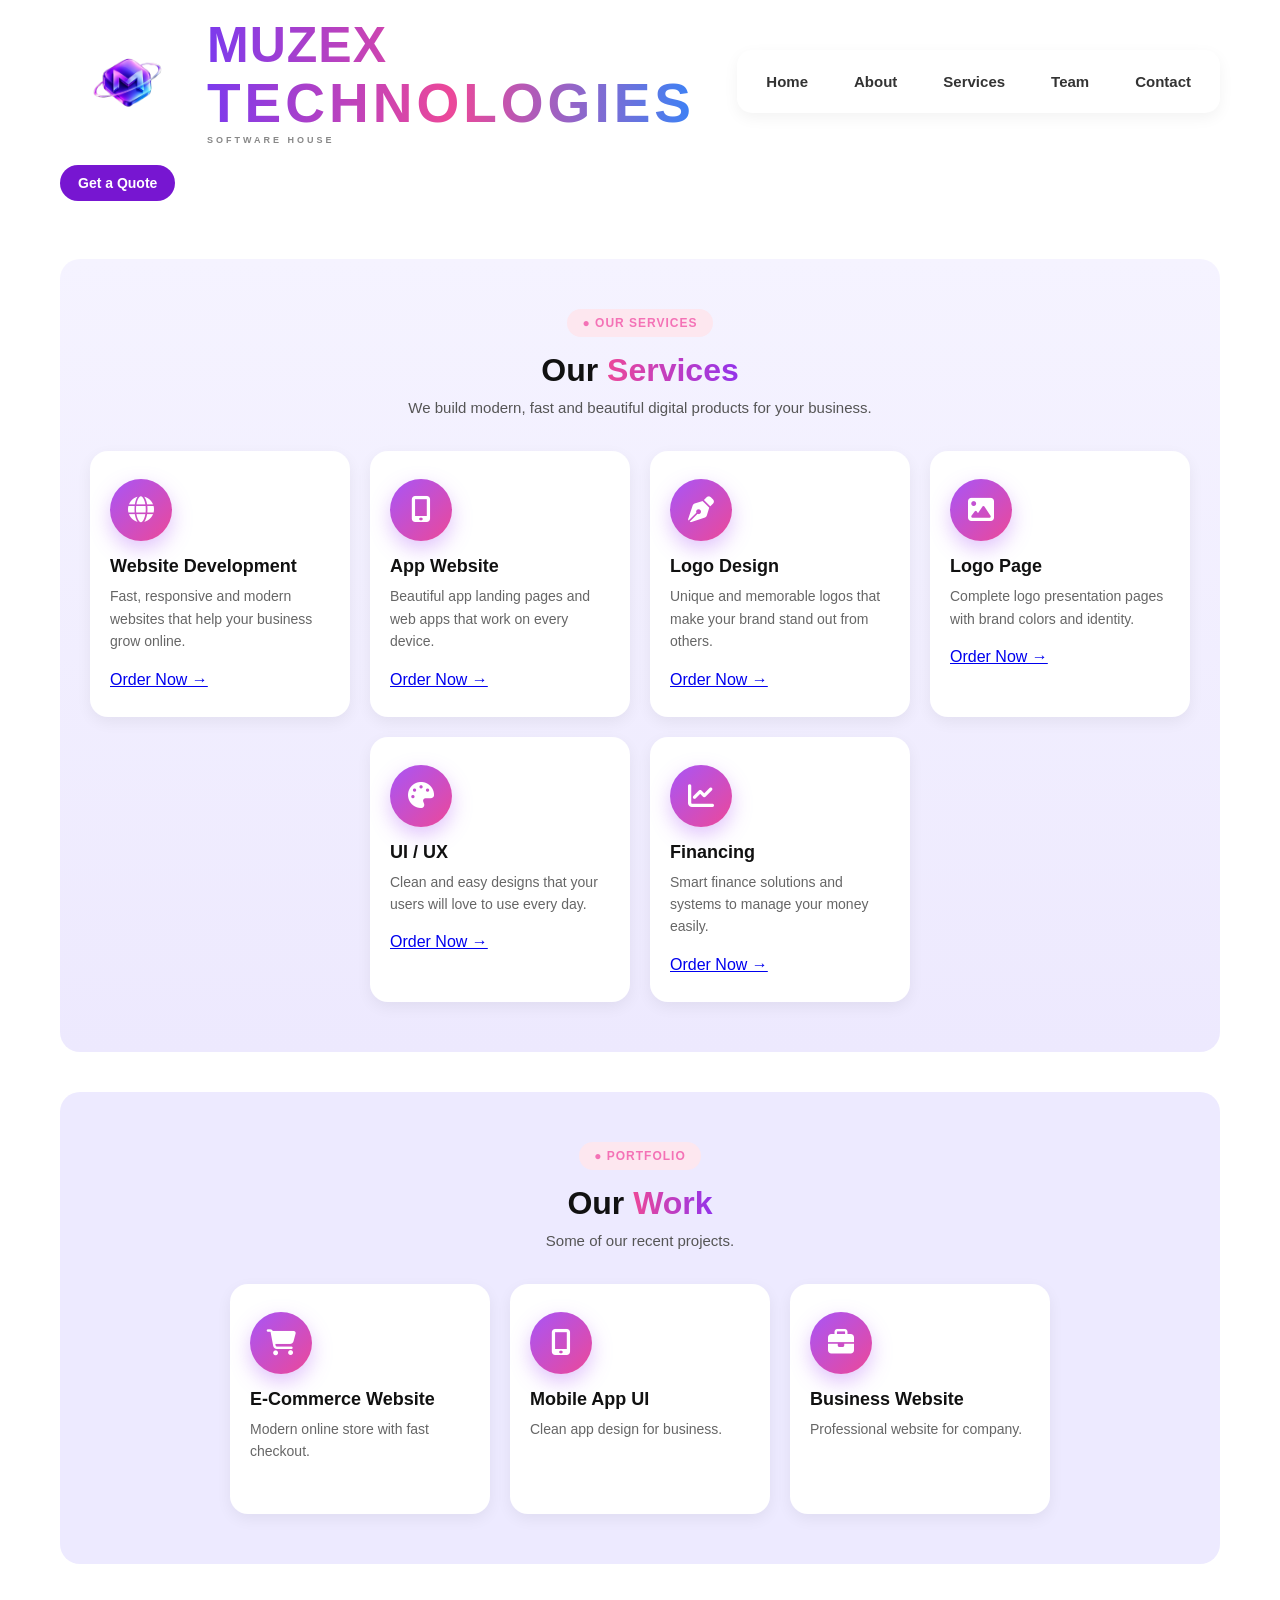
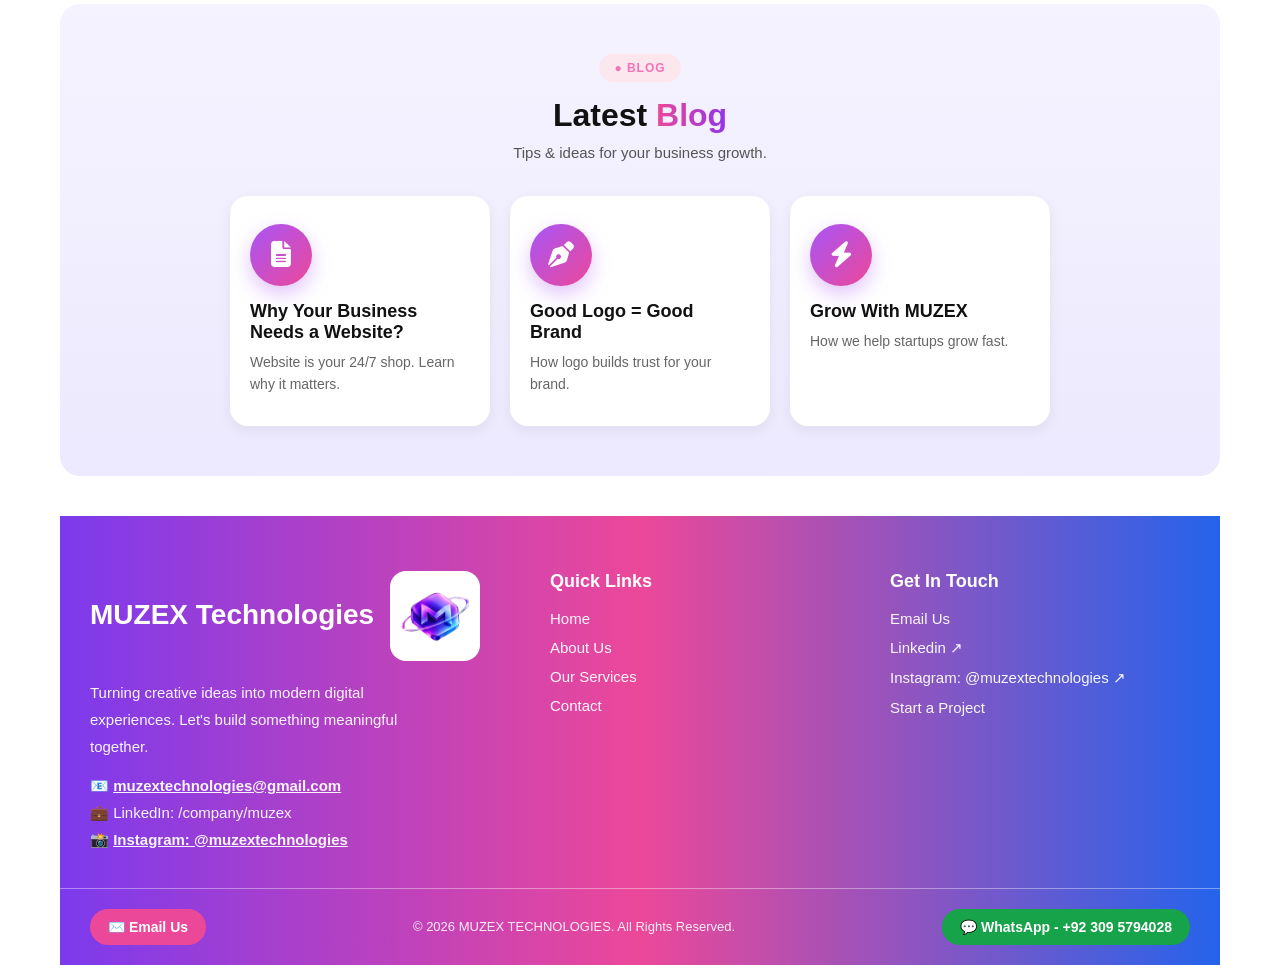
<file: services.html>
<!DOCTYPE html>
<html lang="en">
<head><meta charset="UTF-8"><meta name="viewport" content="width=device-width, initial-scale=1.0"><title>Our Services - MUZEX</title><meta name="description" content="MUZEX Services - Website, App, Logo, UI UX, Portfolio and Blog."><link rel="stylesheet" href="style.css"><link rel="stylesheet" href="https://cdnjs.cloudflare.com/ajax/libs/font-awesome/6.5.0/css/all.min.css"></head>
<style>
/* MOBILE NAVBAR FIX - MUZEX */
@media (max-width: 768px){
  header{
    display:flex !important;
    flex-direction:row !important;
    align-items:center !important;
    justify-content:space-between !important;
    flex-wrap:nowrap !important;
    gap:8px !important;
    padding:12px 14px !important;
    position:relative !important;
  }
  header .logo{
    flex:0 0 auto !important;
    margin-right:auto !important;
    display:flex !important;
    align-items:center !important;
    gap:8px !important;
  }
  header .logo img{
    width:55px !important;
    height:55px !important;
    object-fit:contain !important;
  }
  header .logo-text{
    display:flex !important;
    flex-direction:column !important;
    line-height:1.1 !important;
  }
  header .menu-btn{
    display:flex !important;
    align-items:center !important;
    justify-content:center !important;
    width:44px !important; height:44px !important;
    min-width:44px !important;
    margin-left:auto !important;
    background:#7C3AED !important; color:#fff !important;
    border:none !important; border-radius:12px !important;
    font-size:22px !important; cursor:pointer !important;
    order:2 !important;
  }
  header .btn-top{
    display:none !important;
  }
  header nav{
    display:none !important;
    position:absolute !important;
    top:100% !important; left:12px !important; right:12px !important;
    background:#fff !important;
    flex-direction:column !important;
    padding:12px !important; gap:4px !important;
    border-radius:16px !important;
    box-shadow:0 10px 30px rgba(0,0,0,.15) !important;
    z-index:99 !important;
  }
  header nav.open, header nav.active, header nav.show{
    display:flex !important;
  }
  header nav a{
    display:block !important; padding:12px !important;
    text-align:center !important; font-size:16px !important;
  }
}
@media (max-width: 768px){
  .logo img, .header .logo img, .navbar .logo img, .nav-logo img{
    width:55px !important;
    height:55px !important;
    max-width:none !important;
  }
  .logo, .header .logo, .navbar .logo{
    font-size:22px !important;
  }
  .logo span{
    font-size:22px !important;
  }
}
/* SIRF ICON FIX - BAKI KUCH NAHI */
.icon-box{
  width:62px !important;
  height:62px !important;
  border-radius:50% !important;
  display:flex !important;
  align-items:center !important;
  justify-content:center !important;
  background:linear-gradient(135deg,#A855F7,#EC4899) !important;
  box-shadow:0 8px 20px rgba(168,85,247,.35) !important;
}
.icon-box i{
  color:#fff !important;
  font-size:26px !important;
}
</style>
  <body>
<div class="container">
<header>
<a href="index.html" class="logo"><img src="muzex-logo.png" alt="MUZEX"><div class="logo-text"><span class="logo-main">MUZEX</span><span class="logo-sub">TECHNOLOGIES</span><span class="logo-tag">SOFTWARE HOUSE</span></div></a>
<button class="menu-btn" id="menuBtn">☰</button>
<nav id="mainNav"><a href="index.html"><span>Home</span></a><a href="about.html"><span>About</span></a><a href="services.html"><span>Services</span></a><a href="team.html"><span>Team</span></a><a href="contact.html"><span>Contact</span></a></nav>
<a href="contact.html" class="btn-top">Get a Quote</a>
</header>

<!-- SERVICES -->
<section class="services" id="services">
  <div class="small">● OUR SERVICES</div><h2>Our <span>Services</span></h2><p class="sub">We build modern, fast and beautiful digital products for your business.</p>
  <div class="cards">
    <div class="card"><div class="icon-box"><i class="fas fa-globe"></i></div><h3>Website Development</h3><p>Fast, responsive and modern websites that help your business grow online.</p><br><a href="contact.html">Order Now →</a></div>
    <div class="card"><div class="icon-box"><i class="fas fa-mobile-alt"></i></div><h3>App Website</h3><p>Beautiful app landing pages and web apps that work on every device.</p><br><a href="contact.html">Order Now →</a></div>
    <div class="card"><div class="icon-box"><i class="fas fa-pen-nib"></i></div><h3>Logo Design</h3><p>Unique and memorable logos that make your brand stand out from others.</p><br><a href="contact.html">Order Now →</a></div>
    <div class="card"><div class="icon-box"><i class="fas fa-image"></i></div><h3>Logo Page</h3><p>Complete logo presentation pages with brand colors and identity.</p><br><a href="contact.html">Order Now →</a></div>
    <div class="card"><div class="icon-box"><i class="fas fa-palette"></i></div><h3>UI / UX</h3><p>Clean and easy designs that your users will love to use every day.</p><br><a href="contact.html">Order Now →</a></div>
    <div class="card"><div class="icon-box"><i class="fas fa-chart-line"></i></div><h3>Financing</h3><p>Smart finance solutions and systems to manage your money easily.</p><br><a href="contact.html">Order Now →</a></div>
  </div>
</section>

<!-- PORTFOLIO - SERVICES KE ANDAR -->
<section class="services" id="portfolio" style="background:#EDEAFF;">
<div class="small">● PORTFOLIO</div><h2>Our <span>Work</span></h2><p class="sub">Some of our recent projects.</p>
<div class="cards">
<div class="card"><div class="icon-box"><i class="fas fa-shopping-cart"></i></div><h3>E-Commerce Website</h3><p>Modern online store with fast checkout.</p></div>
<div class="card"><div class="icon-box"><i class="fas fa-mobile-alt"></i></div><h3>Mobile App UI</h3><p>Clean app design for business.</p></div>
<div class="card"><div class="icon-box"><i class="fas fa-briefcase"></i></div><h3>Business Website</h3><p>Professional website for company.</p></div>
</div></section>

<!-- BLOG - SERVICES KE ANDAR -->
<section class="services" id="blog">
<div class="small">● BLOG</div><h2>Latest <span>Blog</span></h2><p class="sub">Tips & ideas for your business growth.</p>
<div class="cards">
<div class="card"><div class="icon-box"><i class="fas fa-file-alt"></i></div><h3>Why Your Business Needs a Website?</h3><p>Website is your 24/7 shop. Learn why it matters.</p></div>
<div class="card"><div class="icon-box"><i class="fas fa-pen-nib"></i></div><h3>Good Logo = Good Brand</h3><p>How logo builds trust for your brand.</p></div>
<div class="card"><div class="icon-box"><i class="fas fa-bolt"></i></div><h3>Grow With MUZEX</h3><p>How we help startups grow fast.</p></div>
</div></section>

<footer class="footer">
  <div class="footer-main">
    <div class="footer-left"><div class="footer-logo-row"><h2>MUZEX Technologies</h2><img src="muzex-logo.png" alt="MUZEX"></div><p>Turning creative ideas into modern digital<br>experiences. Let's build something meaningful<br>together.</p><p style="margin-top:12px;">📧 <a href="mailto:muzextechnologies@gmail.com" style="color:white;font-weight:700;">muzextechnologies@gmail.com</a><br>💼 LinkedIn: /company/muzex<br>📸 <a href="https://www.instagram.com/muzextechnologies" target="_blank" style="color:white;font-weight:700;">Instagram: @muzextechnologies</a></p></div>
    <div class="footer-links"><h3>Quick Links</h3><a href="index.html">Home</a><a href="about.html">About Us</a><a href="services.html">Our Services</a><a href="contact.html">Contact</a></div>
    <div class="footer-contact"><h3>Get In Touch</h3><a href="mailto:muzextechnologies@gmail.com">Email Us</a><a href="https://linkedin.com" target="_blank">Linkedin ↗</a><a href="https://www.instagram.com/muzextechnologies" target="_blank">Instagram: @muzextechnologies ↗</a><a href="contact.html">Start a Project</a></div>
  </div>
  <div class="footer-bottom"><a href="mailto:muzextechnologies@gmail.com" class="btn-email">✉️ Email Us</a><p>© 2026 MUZEX TECHNOLOGIES. All Rights Reserved.</p><a href="https://wa.me/923095794028" target="_blank" class="btn-whatsapp">💬 WhatsApp - +92 309 5794028</a></div>
</footer>
</div>
<script src="script.js"></script>
</body>
</html>
</file>
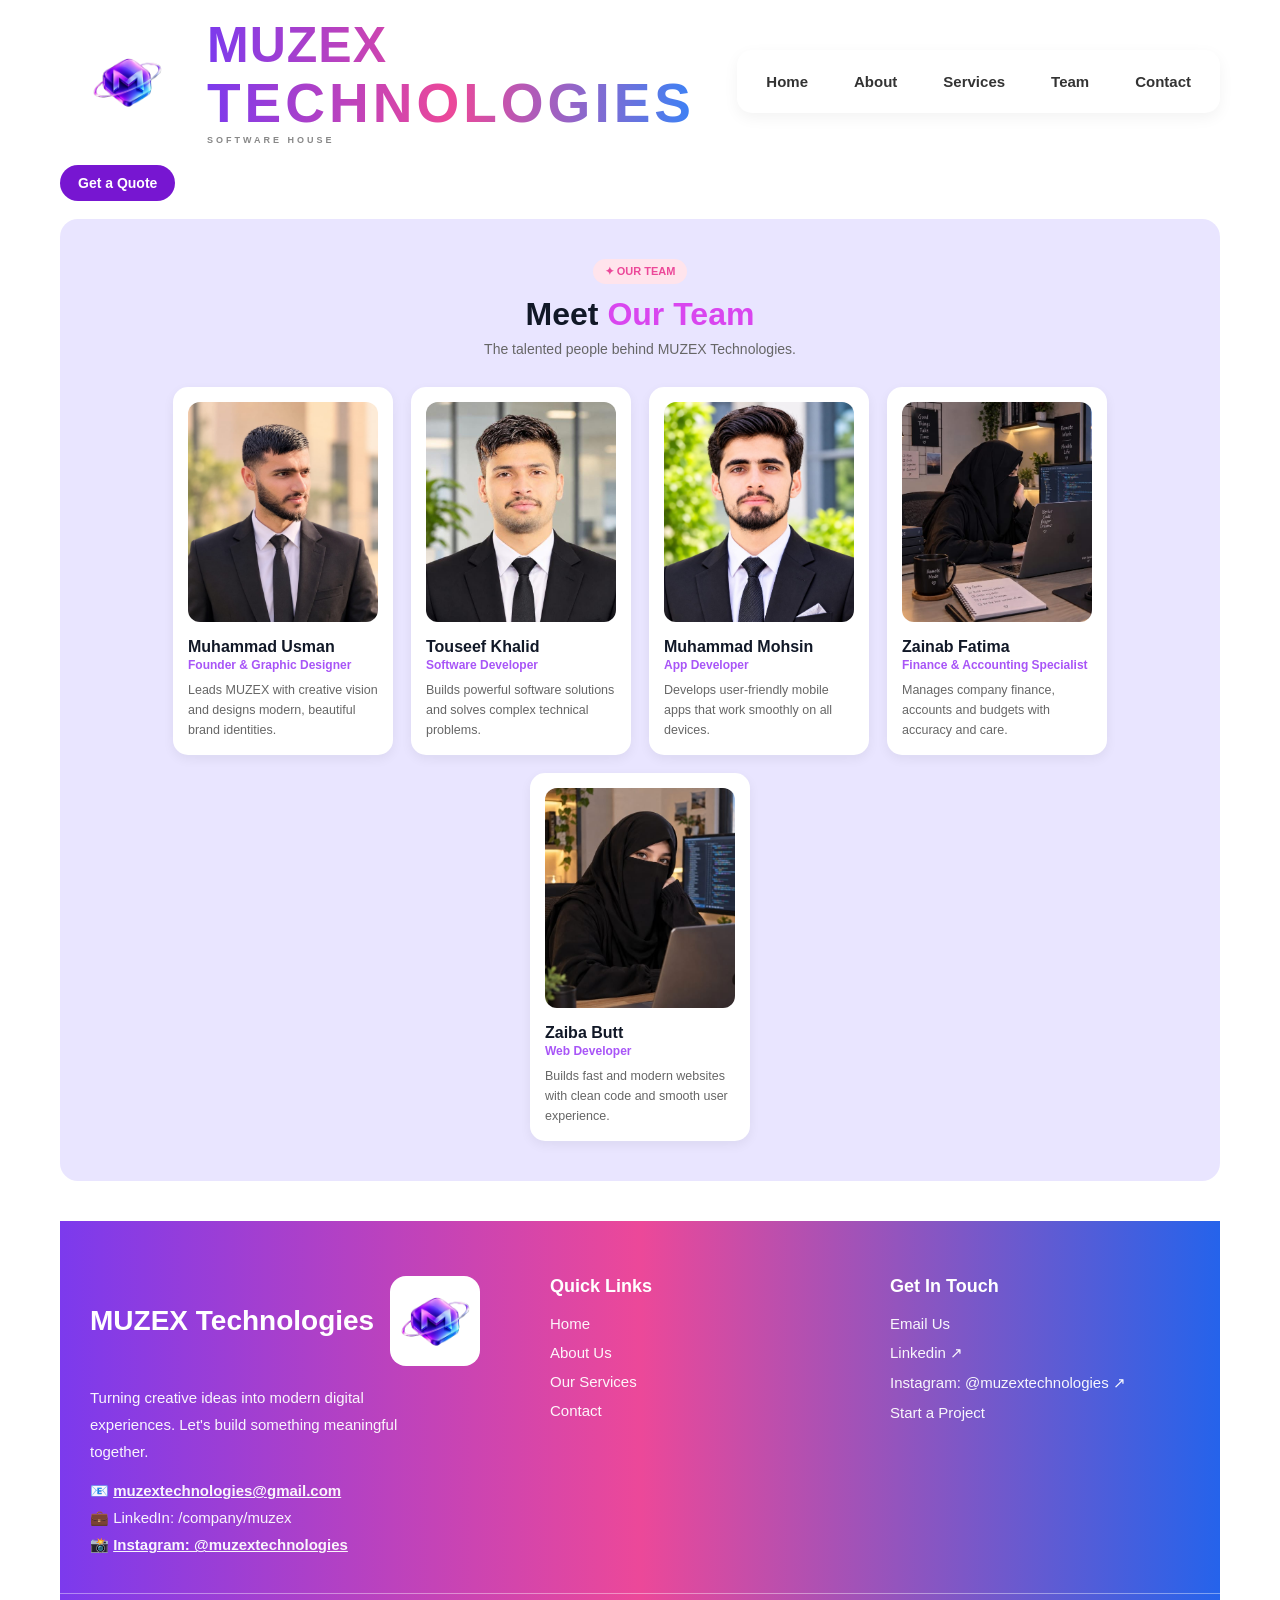
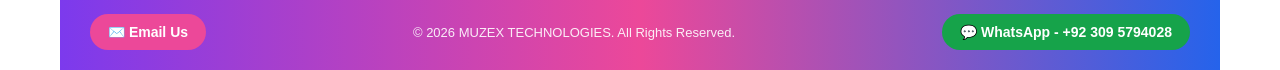
<file: team.html>
<!DOCTYPE html>
<html lang="en">
<head>
<meta charset="UTF-8">
<meta name="viewport" content="width=device-width, initial-scale=1.0">
<title>Our Team - MUZEX TECHNOLOGIES</title>
<meta name="description" content="Meet Our Team - MUZEX Technologies.">
<link rel="stylesheet" href="style.css">

<style>
/* MOBILE NAVBAR FIX - MUZEX */
@media (max-width: 768px){
  header{
    display:flex !important;
    flex-direction:row !important;
    align-items:center !important;
    justify-content:space-between !important;
    flex-wrap:nowrap !important;
    gap:8px !important;
    padding:12px 14px !important;
    position:relative !important;
  }
  header .logo{
    flex:0 0 auto !important;
    margin-right:auto !important;
    display:flex !important;
    align-items:center !important;
    gap:8px !important;
  }
  header .logo img{
    width:55px !important;
    height:55px !important;
    object-fit:contain !important;
  }
  header .logo-text{
    display:flex !important;
    flex-direction:column !important;
    line-height:1.1 !important;
  }
  header .menu-btn{
    display:flex !important;
    align-items:center !important;
    justify-content:center !important;
    width:44px !important; height:44px !important;
    min-width:44px !important;
    margin-left:auto !important;
    background:#7C3AED !important; color:#fff !important;
    border:none !important; border-radius:12px !important;
    font-size:22px !important; cursor:pointer !important;
    order:2 !important;
  }
  header .btn-top{
    display:none !important;
  }
  header nav{
    display:none !important;
    position:absolute !important;
    top:100% !important; left:12px !important; right:12px !important;
    background:#fff !important;
    flex-direction:column !important;
    padding:12px !important; gap:4px !important;
    border-radius:16px !important;
    box-shadow:0 10px 30px rgba(0,0,0,.15) !important;
    z-index:99 !important;
  }
  header nav.open, header nav.active, header nav.show{
    display:flex !important;
  }
  header nav a{
    display:block !important; padding:12px !important;
    text-align:center !important; font-size:16px !important;
  }
}
@media (max-width: 768px){
  .logo img, .header .logo img, .navbar .logo img, .nav-logo img{
    width:55px !important;
    height:55px !important;
    max-width:none !important;
  }
  .logo, .header .logo, .navbar .logo{
    font-size:22px !important;
  }
  .logo span{
    font-size:22px !important;
  }
}
<style>
/* MOBILE NAVBAR FIX - MUZEX */
@media (max-width: 768px){
  header{
    display:flex !important;
    flex-direction:row !important;
    align-items:center !important;
    justify-content:space-between !important;
    flex-wrap:nowrap !important;
    gap:8px !important;
    padding:12px 14px !important;
    position:relative !important;
  }
  header .logo{
    flex:0 0 auto !important;
    margin-right:auto !important;
    display:flex !important;
    align-items:center !important;
    gap:8px !important;
  }
  header .logo img{
    width:55px !important;
    height:55px !important;
    object-fit:contain !important;
  }
  header .logo-text{
    display:flex !important;
    flex-direction:column !important;
    line-height:1.1 !important;
  }
  header .menu-btn{
    display:flex !important;
    align-items:center !important;
    justify-content:center !important;
    width:44px !important; height:44px !important;
    min-width:44px !important;
    margin-left:auto !important;
    background:#7C3AED !important; color:#fff !important;
    border:none !important; border-radius:12px !important;
    font-size:22px !important; cursor:pointer !important;
    order:2 !important;
  }
  header .btn-top{
    display:none !important;
  }
  header nav{
    display:none !important;
    position:absolute !important;
    top:100% !important; left:12px !important; right:12px !important;
    background:#fff !important;
    flex-direction:column !important;
    padding:12px !important; gap:4px !important;
    border-radius:16px !important;
    box-shadow:0 10px 30px rgba(0,0,0,.15) !important;
    z-index:99 !important;
  }
  header nav.open, header nav.active, header nav.show{
    display:flex !important;
  }
  header nav a{
    display:block !important; padding:12px !important;
    text-align:center !important; font-size:16px !important;
  }
}
@media (max-width: 768px){
  .logo img, .header .logo img, .navbar .logo img, .nav-logo img{
    width:55px !important;
    height:55px !important;
    max-width:none !important;
  }
  .logo, .header .logo, .navbar .logo{
    font-size:22px !important;
  }
  .logo span{
    font-size:22px !important;
  }
}
/* ===== TEAM BOX ===== */
.team-box{
  background:#E9E5FF;
  border-radius:18px;
  padding:40px 25px;
  text-align:center;
  clear:both;
}
.badge{
  background:#FFE4EC;color:#EC4899;
  font-size:11px;font-weight:700;
  padding:6px 12px;border-radius:20px;
}
.team-box h1{font-size:32px;margin:12px 0 8px}
.team-box h1 span{color:#D946EF}
.team-box p.sub{color:#666;font-size:14px;margin-bottom:30px}

/* ===== CARDS ===== */
.cards{display:flex;gap:18px;justify-content:center;flex-wrap:wrap}
.card{
  background:#fff;width:220px;border-radius:15px;
  padding:15px;text-align:left;
  box-shadow:0 4px 12px rgba(0,0,0,0.06)
}
.card img{width:100%;height:220px;object-fit:cover;border-radius:12px}
.card h3{font-size:16px;margin:12px 0 2px}
.card h4{font-size:12px;color:#A855F7;margin-bottom:8px}
.card p{font-size:12.5px;color:#666;line-height:1.6}
</style>

</head>

<body class="team-page">
<div class="container">
<header>
<a href="index.html" class="logo"><img src="muzex-logo.png" alt="MUZEX"><div class="logo-text"><span class="logo-main">MUZEX</span><span class="logo-sub">TECHNOLOGIES</span><span class="logo-tag">SOFTWARE HOUSE</span></div></a>
<button class="menu-btn" id="menuBtn">☰</button>
<nav id="mainNav"><a href="index.html"><span>Home</span></a><a href="about.html"><span>About</span></a><a href="services.html"><span>Services</span></a><a href="team.html"><span>Team</span></a><a href="contact.html"><span>Contact</span></a></nav>
<a href="contact.html" class="btn-top">Get a Quote</a>
</header>

<!-- TEAM SECTION -->
<div class="team-box">
  <span class="badge">✦ OUR TEAM</span>
  <h1>Meet<span class="gradient-text"> Our Team</span></h1>
  <p class="sub">The talented people behind MUZEX Technologies.</p>

  <div class="cards">
    <div class="card">
      <img src="usman.jpeg">
      <h3>Muhammad Usman</h3>
      <h4>Founder & Graphic Designer</h4>
      <p>Leads MUZEX with creative vision and designs modern, beautiful brand identities.</p>
    </div>
    <div class="card">
      <img src="touseef .jpeg">
      <h3>Touseef Khalid</h3>
      <h4>Software Developer</h4>
      <p>Builds powerful software solutions and solves complex technical problems.</p>
    </div>
    <div class="card">
      <img src="mohsin.jpeg">
      <h3>Muhammad Mohsin</h3>
      <h4>App Developer</h4>
      <p>Develops user-friendly mobile apps that work smoothly on all devices.</p>
    </div>
    <div class="card">
      <img src="zainab.jpeg">
      <h3>Zainab Fatima</h3>
      <h4>Finance & Accounting Specialist</h4>
      <p>Manages company finance, accounts and budgets with accuracy and care.</p>
    </div>
    <div class="card">
      <img src="zaiba.jpeg">
      <h3>Zaiba Butt</h3>
      <h4>Web Developer</h4>
      <p>Builds fast and modern websites with clean code and smooth user experience.</p>
    </div>
  </div>
</div>

<!-- FOOTER -->
<footer class="footer">
  <div class="footer-main">
    <div class="footer-left"><div class="footer-logo-row"><h2>MUZEX Technologies</h2><img src="muzex-logo.png" alt="MUZEX"></div><p>Turning creative ideas into modern digital<br>experiences. Let's build something meaningful<br>together.</p><p style="margin-top:12px;">📧 <a href="mailto:muzextechnologies@gmail.com" style="color:white;font-weight:700;">muzextechnologies@gmail.com</a><br>💼 LinkedIn: /company/muzex<br>📸 <a href="https://www.instagram.com/muzextechnologies" target="_blank" style="color:white;font-weight:700;">Instagram: @muzextechnologies</a></p></div>
    <div class="footer-links"><h3>Quick Links</h3><a href="index.html">Home</a><a href="about.html">About Us</a><a href="services.html">Our Services</a><a href="contact.html">Contact</a></div>
    <div class="footer-contact"><h3>Get In Touch</h3><a href="mailto:muzextechnologies@gmail.com">Email Us</a><a href="https://linkedin.com" target="_blank">Linkedin ↗</a><a href="https://www.instagram.com/muzextechnologies" target="_blank">Instagram: @muzextechnologies ↗</a><a href="contact.html">Start a Project</a></div>
  </div>
  <div class="footer-bottom"><a href="mailto:muzextechnologies@gmail.com" class="btn-email">✉️ Email Us</a><p>© 2026 MUZEX TECHNOLOGIES. All Rights Reserved.</p><a href="https://wa.me/923095794028" target="_blank" class="btn-whatsapp">💬 WhatsApp - +92 309 5794028</a></div>
</footer>
</div>

<script>
document.getElementById('menuBtn').addEventListener('click', function(){
  document.getElementById('mainNav').classList.toggle('show');
});
</script>
</body>
</html>
</file>
<file: style.css>
* { margin:0; padding:0; box-sizing:border-box; font-family:'Segoe UI', Arial, sans-serif; }
body { background:#fff; color:#111827; overflow-x:hidden; }
.container { max-width:1200px; margin:0 auto; padding:0 20px; }
/* HEADER */
header { display:flex; align-items:center; justify-content:space-between; padding:18px 0; gap:20px; flex-wrap:wrap; }

/* LOGO BARA + GRADIENT COLOR */
.logo { display:flex; align-items:center; gap:12px; text-decoration:none; }
.logo img { height:150px; width:auto; object-fit:contain; }
.logo-text { display:flex; flex-direction:column; line-height:1; }
.logo-main {
  font-size:50px; font-weight:900; letter-spacing:1px !important;
  background:linear-gradient(90deg, #7c3aed, #ec4899, #3b82f6);
  -webkit-background-clip:text;
  -webkit-text-fill-color:transparent;
  background-clip:text;
}
.logo-sub {
  font-size:55px; font-weight:800; letter-spacing:4px;
  background:linear-gradient(90deg, #7c3aed, #ec4899, #3b82f6);
  -webkit-background-clip:text;
  -webkit-text-fill-color:transparent;
  background-clip:text;
}

nav { display:flex; gap:22px; flex-wrap:wrap; }
nav a { text-decoration:none; color:#4b5563; font-size:14px; font-weight:500; }
nav a:hover { color:#7c3aed; }
.btn-top { background:#7716d1; color:#fff; padding:10px 18px; border-radius:999px; text-decoration:none; font-size:14px; font-weight:600; }

/* HERO - PEHLE JESA, KUCH CHANGE NAHI */
.hero { display:flex; gap:40px; align-items:flex-start; padding:40px 0 60px; }
.hero-left { flex:1.1; min-width:300px; }
.hero-right { flex:0.9; min-width:300px; position:relative; }
.badge { background:#f3f0ff; color:#7c3aed; padding:7px 12px; border-radius:999px; font-size:12px; font-weight:600; display:inline-block; }
.hero-left h1 { font-size:48px; line-height:1.1; margin:18px 0 14px; }
.hero-left h1 span {
  background:linear-gradient(90deg, #7c3aed, #ec4899, #3b82f6);
  -webkit-background-clip:text;
  -webkit-text-fill-color:transparent;
  background-clip:text;
}
.hero-left p { color:#6b7280; line-height:1.6; font-size:16px; max-width:480px; }
.hero-btns { display:flex; gap:12px; margin:22px 0; flex-wrap:wrap; }
.btn-purple { background:#7c3aed; color:#fff; padding:13px 22px; border-radius:999px; text-decoration:none; font-weight:600; font-size:14px; }
.btn-white { background:#fff; border:1px solid #e5e7eb; padding:13px 22px; border-radius:999px; font-weight:600; cursor:pointer; }
.stats { display:flex; gap:30px; margin-top:28px; flex-wrap:wrap; }
.stats div { display:flex; flex-direction:column; }
.stats b { font-size:16px; }
.stats span { color:#6b7280; font-size:13px; }

/* DASHBOARD */
.dashboard { background:#fff; border:1px solid #eee; border-radius:20px; padding:20px; box-shadow:0 20px 40px rgba(0,0,0,0.08); }
.dash-top { display:flex; justify-content:space-between; align-items:center; }
.dash-top b { font-size:16px; }
.dash-top small { color:#6b7280; }
.growth { background:#dcfce7; color:#16a34a; padding:6px 10px; border-radius:999px; font-size:13px; font-weight:700; }
.dash-cards { display:flex; gap:12px; margin:16px 0; }
.mini-card { flex:1; background:#f9fafb; border-radius:12px; padding:12px; }
.mini-card p { font-size:12px; color:#6b7280; }
.mini-card b { font-size:16px; display:block; margin:4px 0; }
.up { color:#16a34a !important; font-weight:600; }

/* CHART */
.chart { background:#f8f7ff; border-radius:14px; padding:16px; }
.chart-label { display:flex; justify-content:space-between; margin-bottom:12px; font-size:13px; font-weight:600; }
.live { color:#16a34a; }
.bars { display:flex; align-items:flex-end; gap:14px; height:110px; }
.bar { flex:1; background:linear-gradient(to top, #7c3aed, #ec4899, #3b82f6); border-radius:8px 8px 0 0; }

/* FLOAT CARDS */
.float-card { position:absolute; background:#fff; border-radius:14px; padding:10px 14px; display:flex; gap:10px; align-items:center; box-shadow:0 10px 25px rgba(0,0,0,0.1); font-size:13px; }
.float-card div { display:flex; flex-direction:column; }
.float-left { left:-20px; bottom:70px; }
.float-right { right:-10px; bottom:-18px; }

.icon-box{ width:50px; height:50px; background:linear-gradient(135deg,#ec4899,#7c3aed); border-radius:50%; display:flex; align-items:center; justify-content:center; margin-bottom:15px; flex-shrink:0; }
.icon-box svg{ width:24px; height:24px; }
.icon-box.small{ width:36px; height:36px; margin-bottom:0; }
.icon-box.small svg{ width:18px; height:18px; }
.icon-box.center{ margin:0 auto 15px; }
.icon{ display:none !important; }
.about-icon{ display:none !important; }

@media(max-width:800px){
  .hero{ flex-direction:column; }
  .hero-left h1{ font-size:34px; }
  .float-left{ left:0; }
  .float-right{ right:0; }
  .logo img{ height:42px; }
  .logo-main{ font-size:24px; }
  nav a span { color: #7c3aed; border-bottom: 3px solid #7c3aed; padding-bottom: 5px; }
}

.about{
  max-width:1200px;
  margin:0 auto;
  text-align:center;
  padding:70px 20px 30px;
  background:#EDEAFF !important;
}
.about-tag{
  display:inline-block;
  background:#fde7ef;
  color:#ec4899;
  padding:7px 20px;
  border-radius:20px;
  font-size:12px;
  font-weight:700;
  letter-spacing:2px;
}
.about h2{ font-size:40px; font-weight:800; color:#111827; margin:15px 0; }
.about h2 span{
  background:linear-gradient(90deg,#ec4899,#a855f7);
  -webkit-background-clip:text;
  -webkit-text-fill-color:transparent;
}
.about-desc{ max-width:800px; margin:0 auto; color:#6b7280; font-size:15px; line-height:1.7; }
.about-cards { display: flex; gap: 12px; justify-content: center; flex-wrap: wrap; margin-top: 20px; }
.about-card {
  background: #ffffff;
  width: 280px;
  min-height: 250px;
  padding: 30px 22px;
  border-radius: 18px;
  text-align: left;
  box-shadow: 0 5px 15px rgba(0,0,0,0.06);
}
.about-card h3 { font-size: 16px; font-weight: 700; margin-bottom: 8px; color: #111827; margin: 0 0 6px 0; line-height: 1.3; }
.about-card p { font-size: 14px; color: #6b7280; line-height: 1.6; margin: 0; }

.services {
  background: #EDE9FE;
  max-width: 1200px;
  margin: 40px auto;
  padding: 50px 30px;
  border-radius: 20px;
  text-align: center;
}
.services .small {
  display: inline-block;
  background: #fde7ef;
  color: #F472B6;
  font-size: 12px;
  font-weight: bold;
  letter-spacing: 1px;
  padding: 7px 15px;
  border-radius: 20px;
  margin-bottom: 15px;
}
.services h2 { font-size: 32px; color: #111; margin-bottom: 10px; }
.services h2 span { color: #7C3AED; }
.services .sub { color: #555; font-size: 15px; margin-bottom: 35px; }
.services .cards { display: flex; flex-wrap: wrap; gap: 20px; justify-content: center; }
.services .card {
  background: white;
  width: 300px;
  padding: 28px 22px;
  border-radius: 15px;
  box-shadow: 0 5px 15px rgba(0,0,0,0.06);
  text-align: left;
}
.services .card h3 { font-size: 18px; color: #111; margin-bottom: 8px; }
.services .card p { color: #666; font-size: 14px; line-height: 1.6; }
.services { background: linear-gradient(180deg, #F5F3FF 0%, #EDE9FE 100%); }
.services h2 span {
  background: linear-gradient(90deg, #EC4899, #9333EA);
  -webkit-background-clip: text;
  -webkit-text-fill-color: transparent;
}
nav {
  display: flex;
  gap: 18px;
  justify-content: center;
  flex-wrap: wrap;
  padding: 15px;
  background: #fff;
  border-radius: 15px;
  box-shadow: 0 5px 15px rgba(0,0,0,0.05);
}
nav a { text-decoration: none; color: #333; font-weight: 600; font-size: 15px; padding: 8px 14px; border-radius: 10px; }
nav a:hover { background: #f3e8ff; color: #a855f7; }

.section.features {
  background:#EDE9FE;
  padding: 60px 20px;
  text-align: center;
  border-radius: 20px;
  margin: 30px 0;
}
.section.features h2 { font-size: 34px; font-weight: 700; color: #1a1a1a; }
.section.features > p { color: #666; margin-top: 10px; font-size: 15px; }
.section.features .cards { display: flex; gap: 20px; justify-content: center; flex-wrap: wrap; margin-top: 35px; }
.feature-card { width: 260px; padding: 28px 20px; border-radius: 18px; text-align: left; box-shadow: 0 8px 25px rgba(0,0,0,0.06); transition: 0.3s; }
.feature-card.pink { background: white; border: 1px solid #eee; }
.feature-card.purple { background: white; border: 1px solid #eee; }
.feature-card:hover { transform: translateY(-5px); }
.feature-card h3 { font-size: 18px; margin-bottom: 8px; }
.feature-card p { font-size: 14px; color: #666; line-height: 1.6; }

.discount-section { padding: 20px; margin: 30px 0; }
.discount-box {
  background: linear-gradient(135deg, #c026d3, #a855f7, #7c3aed);
  color: #fff; text-align: center; padding: 50px 20px; border-radius: 20px;
  box-shadow: 0 15px 35px rgba(168,85,247,0.35);
}
.discount-box h2 { font-size: 22px; font-weight: 500; opacity: 0.9; }
.discount-number { font-size: 56px; font-weight: 800; margin: 10px 0; }
.discount-box h3 { font-size: 20px; letter-spacing: 2px; margin-bottom: 12px; }
.discount-box p { max-width: 500px; margin: 0 auto 25px; opacity: 0.9; font-size: 15px; line-height: 1.6; }
.pbtn {
  background: #fff; color: #a855f7; border: none; padding: 14px 30px;
  border-radius: 12px; font-weight: 700; font-size: 16px; cursor: pointer;
  width: 100%; max-width: 220px; display: inline-block; text-decoration: none; text-align: center;
}
.pbtn:hover { background: #000; color: #fff; }

@media (max-width: 600px) {
  nav { gap: 8px; }
  nav a { font-size: 13px; padding: 6px 10px; }
  .discount-number { font-size: 42px; }
}
.section.features .cards, .services .cards {
  display: flex; gap: 20px; justify-content: center; flex-wrap: wrap; align-items: stretch;
}
.feature-card { width: 260px; min-height: 230px; padding: 28px 20px; background: #fff; border-radius: 18px; display: flex; flex-direction: column; justify-content: flex-start; }
.services .card, .service-card { width: 260px; min-height: 230px; padding: 28px 20px; background: #fff; border-radius: 18px; display: flex; flex-direction: column; justify-content: flex-start; }

.menu-btn{ display:none; background:#7c3aed; color:#fff; border:none; font-size:22px; padding:8px 14px; border-radius:10px; cursor:pointer; }
@media(max-width:800px){
  .menu-btn{ display:block; }
  #mainNav{ display:none; width:100%; flex-direction:column; }
  #mainNav.open{ display:flex; }
  header{ position:relative; }
}
#orderForm input, #orderForm select, #orderForm textarea{ font-family:inherit; outline:none; }
#orderForm input:focus, #orderForm textarea:focus{ border-color:#7c3aed !important; }
.card, .feature-card, .about-card{ transition:transform .3s; }
.card:hover, .feature-card:hover, .about-card:hover{ transform:translateY(-6px); }
.bar{ animation: grow 1.2s ease; }
@keyframes grow{ from{ transform:scaleY(0.3); } to{ transform:scaleY(1); } }

.footer{
  background: linear-gradient(90deg, #7c3aed, #ec4899, #2563eb);
  color:#fff; margin-top:40px;
}
.footer-main{
  max-width:1200px; margin:0 auto;
  display:flex; justify-content:space-between; gap:40px;
  padding:55px 30px 35px; flex-wrap:wrap;
}
.footer-left{ flex:1.4; min-width:280px; }
.footer-logo-row{ display:flex; align-items:center; gap:14px; }
.footer-logo-row h2{ font-size:26px; font-weight:800; }
.footer-logo-row img{ height:42px; }
.footer-left p{ margin-top:18px; line-height:1.8; color:#fff; opacity:.95; font-size:15px; }
.footer-links, .footer-contact{ flex:1; min-width:160px; display:flex; flex-direction:column; gap:12px; }
.footer-links h3, .footer-contact h3{ font-size:18px; margin-bottom:6px; }
.footer-links a, .footer-contact a{ color:#fff; text-decoration:none; font-size:15px; opacity:.95; }
.footer-links a:hover, .footer-contact a:hover{ text-decoration:underline; }
.footer-bottom{
  max-width:1200px; margin:0 auto;
  border-top:1px solid rgba(255,255,255,.4);
  display:flex; justify-content:space-between; align-items:center;
  gap:15px; padding:20px 30px; flex-wrap:wrap;
}
.footer-bottom p{ font-size:13px; opacity:.9; text-align:center; }
.btn-email{ background:#ec4899; color:#fff; text-decoration:none; padding:10px 18px; border-radius:999px; font-size:14px; font-weight:600; }
.btn-whatsapp{ background:#16a34a; color:#fff; text-decoration:none; padding:10px 18px; border-radius:999px; font-size:14px; font-weight:600; }
@media(max-width:700px){
  .footer-main{ flex-direction:column; padding:40px 20px 20px; }
  .footer-bottom{ justify-content:center; }
}
@media(max-width:800px){
  .logo img{ height: 72px !important; width: auto !important; }
  .logo-main{ font-size: 26px !important; }
  .logo-sub{ font-size: 11px !important; letter-spacing: 3px !important; }
  .footer-logo-row img{ height: 58px !important; width: auto !important; }
  .footer-logo-row h2{ font-size: 22px !important; }
}
@media(max-width:500px){
  .logo img{ height: 60px !important; }
  .footer-logo-row img{ height: 50px !important; }
}
.footer-logo-row{ align-items: center; gap: 16px; }
.footer-logo-row img{
  height: 95px !important; width: 95px !important; object-fit: contain;
  background: #fff !important; padding: 4px !important; border-radius: 16px; flex-shrink: 0;
}
.footer-logo-row h2{ font-size: 28px !important; line-height: 1.1; }
@media(max-width:800px){
  .footer-logo-row img{ height: 68px !important; width: 68px !important; padding: 7px !important; border-radius: 12px; }
  .footer-logo-row h2{ font-size: 22px !important; }
}
.footer-logo-row img{
  width: 90px !important; height: 90px !important;
  min-width: 90px !important; min-height: 90px !important;
  object-fit: cover !important; object-position: center !important;
  background: #fff !important; padding: 0 !important;
  border-radius: 16px !important; transform: none !important;
}

/* ===== NEW - TEAM + FAQ - END ME ADD KIYA ===== */
.team-img{
  width:90px !important; height:90px !important; object-fit:cover;
  border-radius:50%; display:block; margin:0 auto 12px;
  border:3px solid #7c3aed; background:#EDE9FE;
}
.team-card a{ color:#7c3aed; text-decoration:none; font-weight:700; font-size:13px; }
.team-card a:hover{ color:#ec4899; }
@media(max-width:700px){
  #teamCards{ flex-wrap:nowrap; overflow-x:auto; scroll-snap-type:x mandatory; padding-bottom:10px; justify-content:flex-start; }
  #teamCards .team-card{ min-width:260px; scroll-snap-align:center; }
}
.faq-item{ transition:0.3s; }
.faq-item.open{ border-color:#7c3aed !important; box-shadow:0 5px 15px rgba(124,58,237,0.12); }
.faq-q{ color:#111827; font-size:15px; }
.faq-q:hover{ color:#7c3aed; }
.faq-a{ color:#6b7280; font-size:14px; line-height:1.6; }
#story .cards{ display:flex; gap:20px; justify-content:center; flex-wrap:wrap; align-items:stretch; }
/* ===== FIX - HERO + ICON WAPAS PEHLE JESA ===== */
.hero{ background:#fff !important; display:flex !important; flex-direction:row !important; gap:40px !important; }
.hero-left{ flex:1.1 !important; text-align:left !important; }
.hero-right{ flex:0.9 !important; position:relative !important; }
header{ display:flex !important; flex-direction:row !important; align-items:center !important; justify-content:space-between !important; }
.logo img{ height:90px !important; width:auto !important; }
.icon-box{ width:50px !important; height:50px !important; min-width:50px !important; min-height:50px !important; }
.icon-box svg{ width:24px !important; height:24px !important; max-width:24px !important; max-height:24px !important; }
.icon-box.small{ width:36px !important; height:36px !important; min-width:36px !important; min-height:36px !important; }
.icon-box.small svg{ width:18px !important; height:18px !important; }
.dashboard{ display:block !important; background:#fff !important; }
.bars{ display:flex !important; }
.bar{ flex:1 !important; }
nav{ display:flex !important; flex-direction:row !important; }
/* MUZEX - SOFTWARE HOUSE FIX - Neeche lane ke liye */
.logo-text{
  display: flex !important;
  flex-direction: column !important;
  line-height: 1.1 !important;
}
.logo-tag{
  display: block !important;
  font-size: 9px !important;
  letter-spacing: 3px !important;
  color: #888 !important;
  font-weight: 600 !important;
  margin-top: 2px !important;
}
</file>
